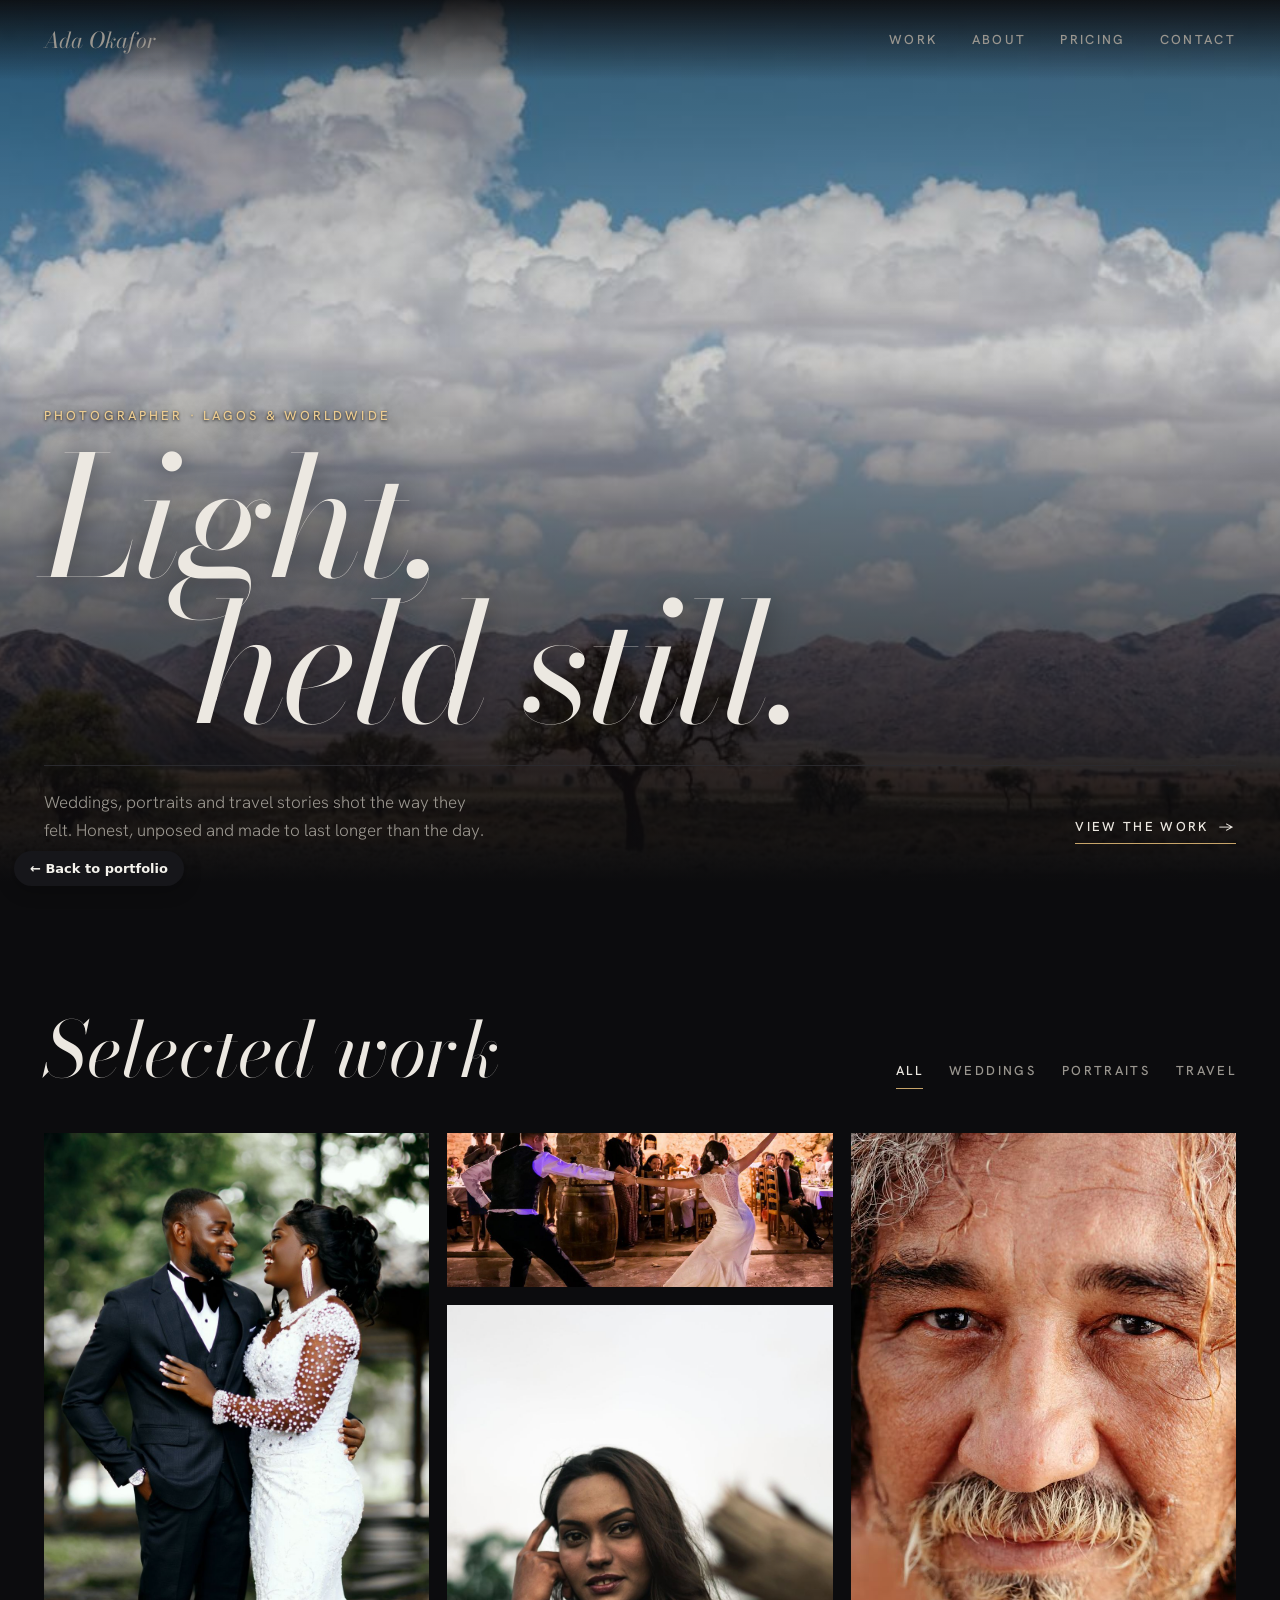
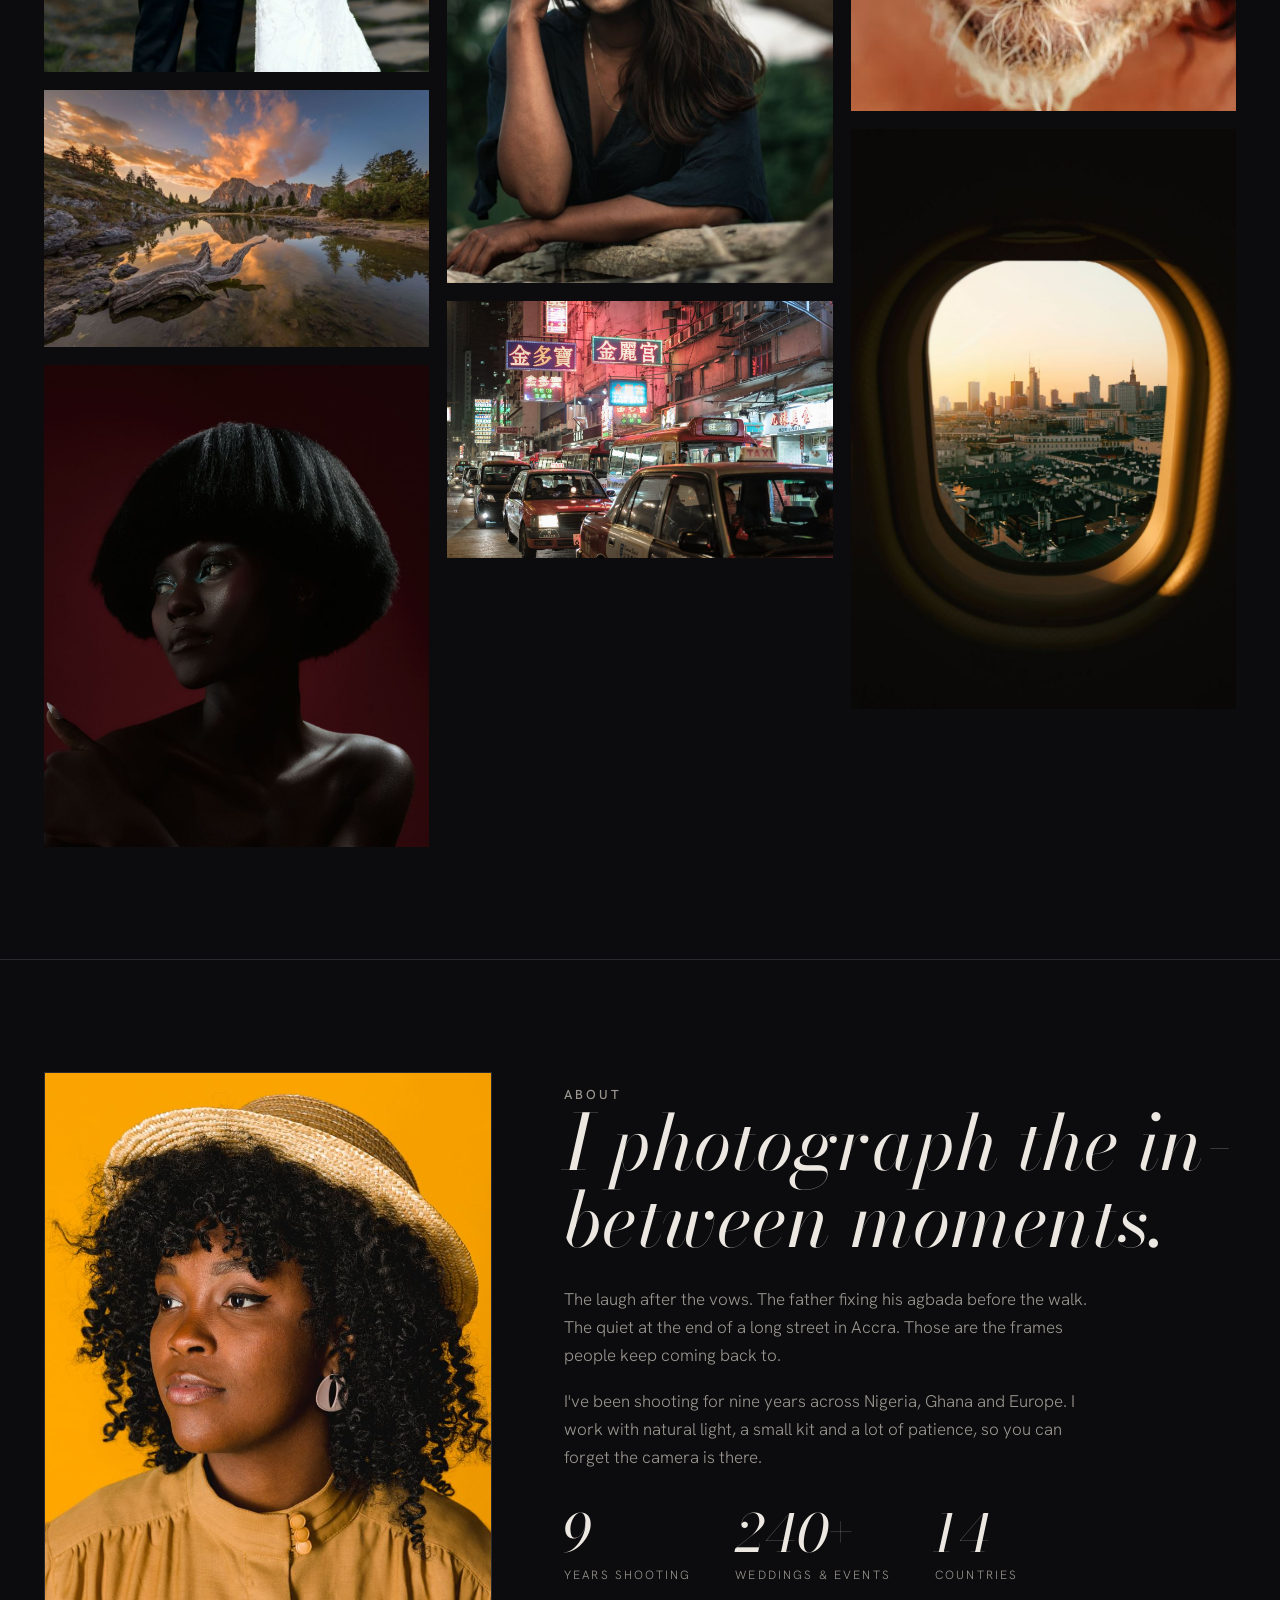
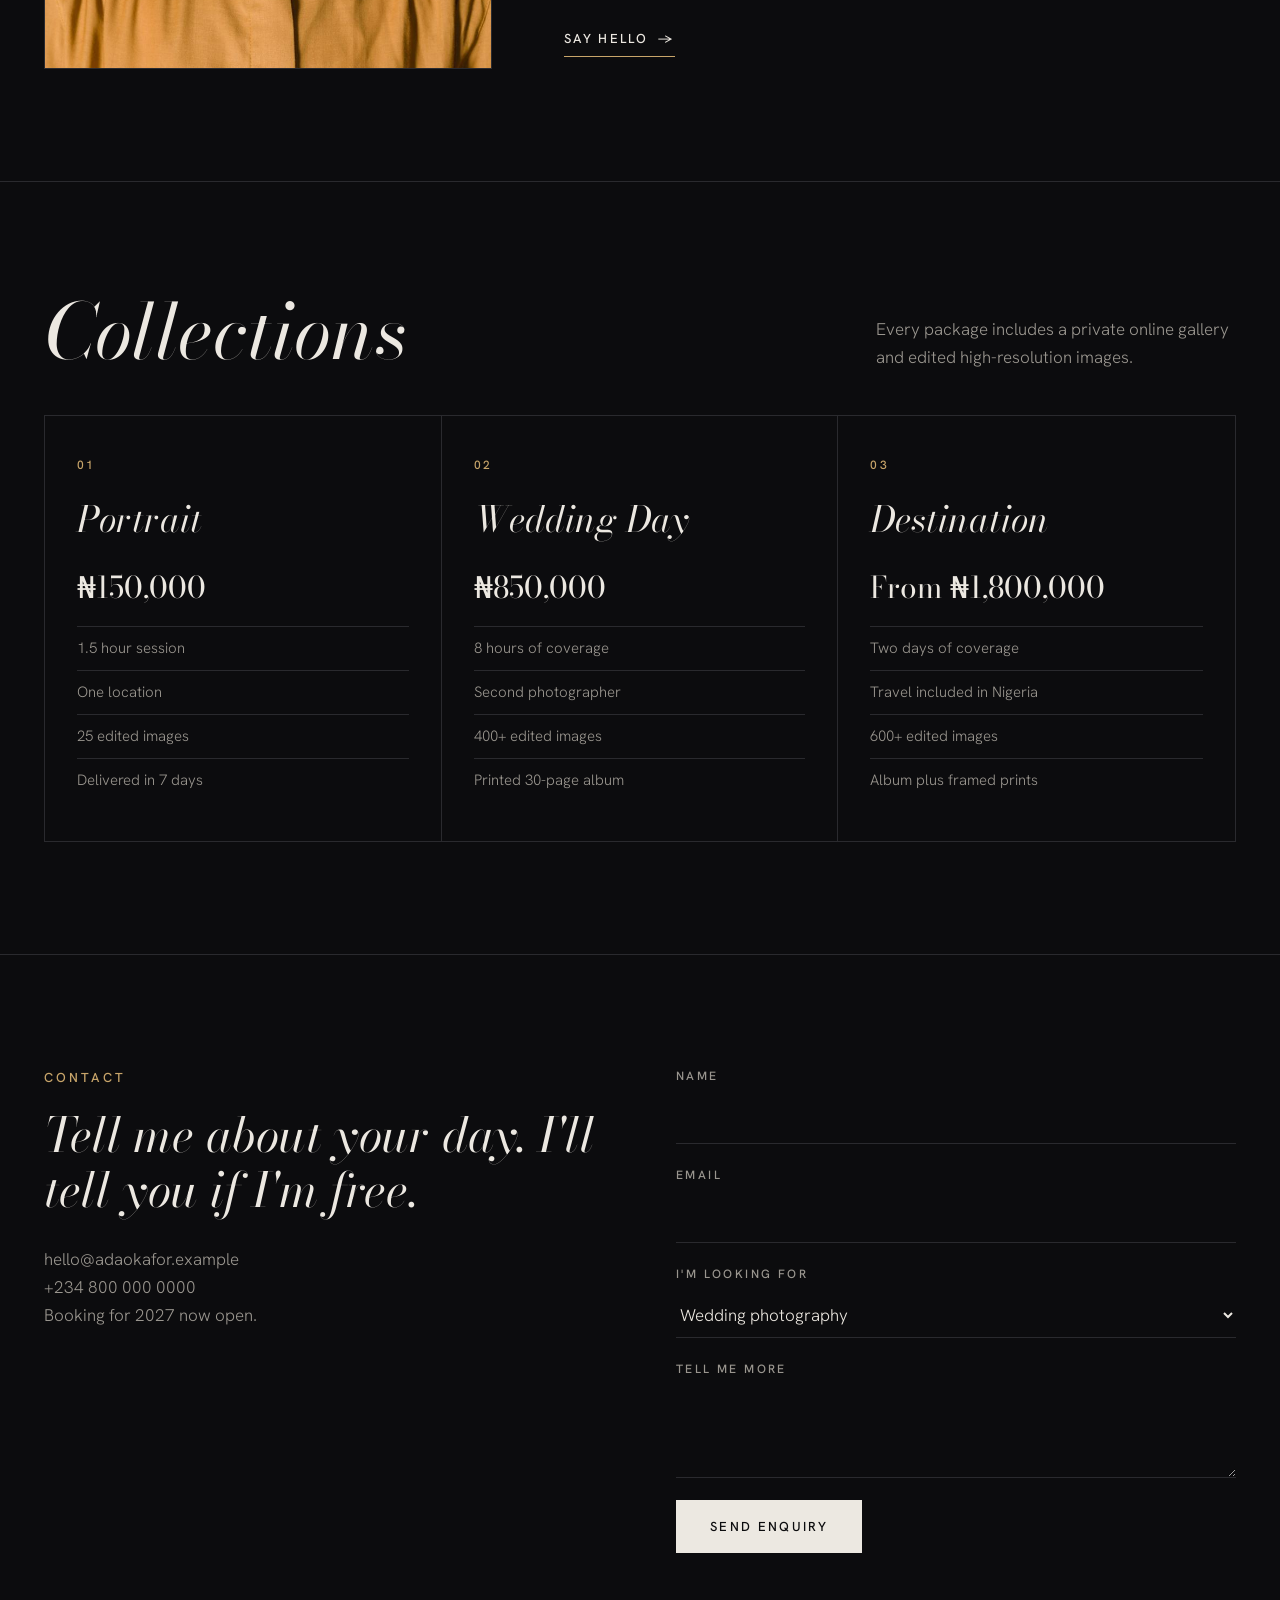
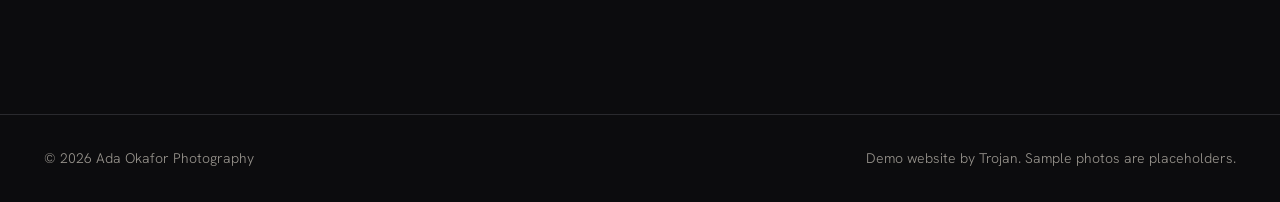
<file: public/demos/ada-okafor/index.html>
<!DOCTYPE html>
<html lang="en">
<head>
<meta name="robots" content="noindex, nofollow">
<meta charset="utf-8">
<meta name="viewport" content="width=device-width, initial-scale=1">
<title>Ada Okafor Photography</title>
<link rel="preconnect" href="https://fonts.googleapis.com">
<link rel="preconnect" href="https://fonts.gstatic.com" crossorigin>
<link href="https://fonts.googleapis.com/css2?family=Bodoni+Moda:ital,opsz,wght@0,6..96,400;1,6..96,400;1,6..96,500&family=Hanken+Grotesk:wght@300;400;500;600&display=swap" rel="stylesheet">
<style>
/* Layout idea: dark gallery wall. Huge italic serif name, hairline rules, brass accent used only for small details, masonry grid, lightbox. */
:root{
  --bg:#0C0C0E; --panel:#151518; --line:#2A2A2E; --text:#ECE8E1; --dim:#9A968F; --brass:#C8A56A;
  --display:"Bodoni Moda", Georgia, serif; --body:"Hanken Grotesk", system-ui, sans-serif;
  color-scheme:dark;
}
*{box-sizing:border-box;margin:0;padding:0}
html{scroll-behavior:smooth}
body{background:var(--bg);color:var(--text);font-family:var(--body);font-weight:300;font-size:17px;line-height:1.65}
a{color:inherit}
:focus-visible{outline:2px solid var(--brass);outline-offset:4px}
.wrap{max-width:1240px;margin:0 auto;padding:0 24px}
h1,h2,h3{font-family:var(--display);font-weight:400;text-wrap:balance}

header{position:fixed;inset:0 0 auto 0;z-index:30;mix-blend-mode:normal;background:linear-gradient(to bottom,rgba(12,12,14,.9),rgba(12,12,14,0))}
.nav{display:flex;justify-content:space-between;align-items:center;height:80px}
.mark{font-family:var(--display);font-style:italic;font-size:22px;text-decoration:none}
.nav ul{display:flex;gap:34px;list-style:none;font-size:13px;letter-spacing:.18em;text-transform:uppercase;font-weight:500}
.nav a{text-decoration:none;color:var(--dim);transition:color .2s}
.nav a:hover{color:var(--text)}

.hero{min-height:100svh;display:flex;flex-direction:column;justify-content:flex-end;padding:120px 0 56px;position:relative;overflow:hidden}
.hero-img{position:absolute;inset:0;width:100%;height:100%;object-fit:cover;object-position:46% 78%}
.hero::after{content:"";position:absolute;inset:0;background:linear-gradient(to top,var(--bg) 2%,rgba(12,12,14,.55) 32%,rgba(12,12,14,.12) 62%,rgba(12,12,14,.4))}
.hero .wrap{position:relative;z-index:2;width:100%}
.hero .kicker{color:#EBCB90;text-shadow:0 1px 3px rgba(0,0,0,.85),0 0 22px rgba(0,0,0,.7)}
.kicker{font-size:13px;letter-spacing:.24em;text-transform:uppercase;color:var(--brass);font-weight:500}
.hero h1{text-shadow:0 2px 30px rgba(0,0,0,.45);font-size:clamp(64px,13vw,200px);line-height:.88;font-style:italic;letter-spacing:-.025em;margin:18px 0 28px}
.hero h1 span{display:block;padding-left:.9em}
.hero .meta{display:flex;justify-content:space-between;gap:24px;flex-wrap:wrap;align-items:end;border-top:1px solid var(--line);padding-top:22px;color:var(--dim)}
.hero .meta p{max-width:44ch}
.link{display:inline-flex;gap:10px;align-items:center;text-decoration:none;font-size:13px;letter-spacing:.18em;text-transform:uppercase;font-weight:500;border-bottom:1px solid var(--brass);padding-bottom:6px;color:var(--text);transition:gap .25s}
.link:hover{gap:18px}

section{padding:112px 0}
.sec-head{display:flex;justify-content:space-between;align-items:end;gap:24px;flex-wrap:wrap;margin-bottom:44px}
h2{font-size:clamp(40px,6vw,84px);line-height:1;font-style:italic}
.filters{display:flex;gap:26px;font-size:13px;letter-spacing:.18em;text-transform:uppercase;font-weight:500}
.f{background:none;border:0;color:var(--dim);font:inherit;letter-spacing:inherit;text-transform:inherit;cursor:pointer;padding:6px 0;border-bottom:1px solid transparent}
.f:hover{color:var(--text)}
.f[aria-pressed="true"]{color:var(--text);border-color:var(--brass)}

.masonry{columns:3;column-gap:18px}
.shot{break-inside:avoid;margin-bottom:18px;position:relative;cursor:pointer;overflow:hidden;background:var(--panel);border:0;display:block;width:100%;padding:0;text-align:left;color:inherit;font:inherit}
.shot img{display:block;width:100%;height:auto;transition:transform .8s cubic-bezier(.2,.7,.2,1)}
.shot:hover img{transform:scale(1.045)}
.shot .cap{position:absolute;inset:auto 0 0 0;padding:34px 18px 16px;background:linear-gradient(to top,rgba(0,0,0,.75),transparent);display:flex;justify-content:space-between;font-size:13px;letter-spacing:.12em;text-transform:uppercase;opacity:0;transform:translateY(8px);transition:.35s}
.shot:hover .cap,.shot:focus-visible .cap{opacity:1;transform:none}

.about{display:grid;grid-template-columns:.8fr 1.2fr;gap:72px;align-items:center}
.portrait{aspect-ratio:3/4;border:1px solid var(--line);position:relative;overflow:hidden}
.portrait img{width:100%;height:100%;object-fit:cover;display:block}
.about p{color:var(--dim);max-width:54ch}
.about p+p{margin-top:18px}
.about h2{margin-bottom:26px}
.stats{display:flex;gap:44px;margin:36px 0;flex-wrap:wrap}
.stats b{font-family:var(--display);font-style:italic;font-weight:400;font-size:52px;line-height:1;display:block;color:var(--text)}
.stats span{font-size:12px;letter-spacing:.18em;text-transform:uppercase;color:var(--dim)}

.pkgs{display:grid;grid-template-columns:repeat(3,1fr);border:1px solid var(--line)}
.pkg{padding:40px 32px;border-right:1px solid var(--line);display:flex;flex-direction:column;gap:14px;background:var(--bg);transition:background .3s}
.pkg:last-child{border-right:0}
.pkg:hover{background:var(--panel)}
.pkg .n{font-size:12px;letter-spacing:.2em;color:var(--brass);font-weight:500}
.pkg h3{font-size:36px;font-style:italic}
.pkg .price{font-family:var(--display);font-size:30px}
.pkg ul{list-style:none;color:var(--dim);font-size:15px;flex:1}
.pkg li{padding:9px 0;border-top:1px solid var(--line)}

.contact{display:grid;grid-template-columns:1fr 1fr;gap:72px}
form{display:grid;gap:22px}
label{display:grid;gap:8px;font-size:12px;letter-spacing:.2em;text-transform:uppercase;color:var(--dim);font-weight:500}
input,select,textarea{font:inherit;font-weight:300;font-size:17px;letter-spacing:0;text-transform:none;background:transparent;color:var(--text);border:0;border-bottom:1px solid var(--line);padding:10px 0;border-radius:0;width:100%}
select option{background:var(--panel)}
textarea{resize:vertical;min-height:90px}
input:focus,select:focus,textarea:focus{outline:0;border-color:var(--brass)}
.send{justify-self:start;background:var(--text);color:var(--bg);border:0;font:inherit;font-weight:500;letter-spacing:.18em;text-transform:uppercase;font-size:13px;padding:16px 34px;cursor:pointer;transition:background .25s}
.send:hover{background:var(--brass)}
.ok{color:var(--brass);min-height:1.6em}
.big{font-family:var(--display);font-style:italic;font-size:clamp(28px,4vw,48px);line-height:1.15;margin:18px 0 28px}

footer{border-top:1px solid var(--line);padding:32px 0;color:var(--dim);font-size:14px}
footer .wrap{display:flex;justify-content:space-between;gap:16px;flex-wrap:wrap}

/* lightbox */
.lb{position:fixed;inset:0;background:rgba(6,6,8,.96);z-index:60;display:none;align-items:center;justify-content:center;padding:24px}
.lb.on{display:flex}
.lb figure{max-width:min(1000px,100%);max-height:100%;display:grid;gap:14px}
.lb img{max-height:78vh;width:auto;height:auto;max-width:100%;margin:0 auto;display:block}
.lb figcaption{display:flex;justify-content:space-between;font-size:13px;letter-spacing:.14em;text-transform:uppercase;color:var(--dim)}
.lb button{position:absolute;background:none;border:1px solid var(--line);color:var(--text);width:48px;height:48px;border-radius:50%;font-size:20px;cursor:pointer}
.lb button:hover{border-color:var(--brass);color:var(--brass)}
.lb .x{top:20px;right:20px}.lb .p{left:20px;top:50%}.lb .nx{right:20px;top:50%}

@media (max-width:900px){
  .masonry{columns:2}
  .about,.contact{grid-template-columns:1fr;gap:44px}
  .pkgs{grid-template-columns:1fr}
  .pkg{border-right:0;border-bottom:1px solid var(--line)}
  .pkg:last-child{border-bottom:0}
  .nav ul{gap:18px}
  section{padding:72px 0}
}
@media (max-width:560px){
  .masonry{columns:1}
  .nav ul li:nth-child(n+3){display:none}
  .hero h1 span{padding-left:.4em}
}
@media (prefers-reduced-motion:reduce){*{transition:none!important;scroll-behavior:auto!important}}
</style>
</head>
<body>
<header>
  <div class="wrap nav">
    <a class="mark" href="#top">Ada Okafor</a>
    <nav aria-label="Main"><ul>
      <li><a href="#work">Work</a></li>
      <li><a href="#about">About</a></li>
      <li><a href="#pricing">Pricing</a></li>
      <li><a href="#contact">Contact</a></li>
    </ul></nav>
  </div>
</header>

<main id="top">
<div class="hero">
  <img class="hero-img" src="img/banner.jpg" alt="Wide desert landscape with acacia trees, mountains and big clouds" width="2400" height="622" fetchpriority="high">
  <div class="wrap">
    <p class="kicker">Photographer · Lagos &amp; worldwide</p>
    <h1>Light,<span>held still.</span></h1>
    <div class="meta">
      <p>Weddings, portraits and travel stories shot the way they felt. Honest, unposed and made to last longer than the day.</p>
      <a class="link" href="#work">View the work <span aria-hidden="true">→</span></a>
    </div>
  </div>
</div>

<section id="work">
  <div class="wrap">
    <div class="sec-head">
      <h2>Selected work</h2>
      <div class="filters" id="filters">
        <button class="f" aria-pressed="true" data-f="all">All</button>
        <button class="f" aria-pressed="false" data-f="Weddings">Weddings</button>
        <button class="f" aria-pressed="false" data-f="Portraits">Portraits</button>
        <button class="f" aria-pressed="false" data-f="Travel">Travel</button>
      </div>
    </div>
    <div class="masonry" id="gallery"></div>
  </div>
</section>

<section id="about" style="border-top:1px solid var(--line)">
  <div class="wrap about">
    <div class="portrait"><img src="img/about.jpg" alt="Portrait of Ada Okafor in a straw hat against a yellow wall" loading="lazy"></div>
    <div>
      <p class="kicker">About</p>
      <h2>I photograph the in-between moments.</h2>
      <p>The laugh after the vows. The father fixing his agbada before the walk. The quiet at the end of a long street in Accra. Those are the frames people keep coming back to.</p>
      <p>I've been shooting for nine years across Nigeria, Ghana and Europe. I work with natural light, a small kit and a lot of patience, so you can forget the camera is there.</p>
      <div class="stats">
        <div><b>9</b><span>Years shooting</span></div>
        <div><b>240+</b><span>Weddings &amp; events</span></div>
        <div><b>14</b><span>Countries</span></div>
      </div>
      <a class="link" href="#contact">Say hello <span aria-hidden="true">→</span></a>
    </div>
  </div>
</section>

<section id="pricing" style="border-top:1px solid var(--line)">
  <div class="wrap">
    <div class="sec-head"><h2>Collections</h2><p style="color:var(--dim);max-width:36ch">Every package includes a private online gallery and edited high-resolution images.</p></div>
    <div class="pkgs">
      <div class="pkg"><span class="n">01</span><h3>Portrait</h3><div class="price">₦150,000</div><ul><li>1.5 hour session</li><li>One location</li><li>25 edited images</li><li>Delivered in 7 days</li></ul></div>
      <div class="pkg"><span class="n">02</span><h3>Wedding Day</h3><div class="price">₦850,000</div><ul><li>8 hours of coverage</li><li>Second photographer</li><li>400+ edited images</li><li>Printed 30-page album</li></ul></div>
      <div class="pkg"><span class="n">03</span><h3>Destination</h3><div class="price">From ₦1,800,000</div><ul><li>Two days of coverage</li><li>Travel included in Nigeria</li><li>600+ edited images</li><li>Album plus framed prints</li></ul></div>
    </div>
  </div>
</section>

<section id="contact" style="border-top:1px solid var(--line)">
  <div class="wrap contact">
    <div>
      <p class="kicker">Contact</p>
      <p class="big">Tell me about your day. I'll tell you if I'm free.</p>
      <p style="color:var(--dim)">hello@adaokafor.example<br>+234 800 000 0000<br>Booking for 2027 now open.</p>
    </div>
    <form id="form">
      <label for="name">Name<input id="name" required autocomplete="name"></label>
      <label for="email">Email<input id="email" type="email" required autocomplete="email"></label>
      <label for="type">I'm looking for
        <select id="type"><option>Wedding photography</option><option>Portrait session</option><option>Destination shoot</option><option>Something else</option></select>
      </label>
      <label for="msg">Tell me more<textarea id="msg"></textarea></label>
      <button class="send" type="submit">Send enquiry</button>
      <div class="ok" id="ok" role="status"></div>
    </form>
  </div>
</section>
</main>

<footer><div class="wrap"><span>© 2026 Ada Okafor Photography</span><span>Demo website by Trojan. Sample photos are placeholders.</span></div></footer>

<div class="lb" id="lb" role="dialog" aria-modal="true" aria-label="Image viewer">
  <button class="x" id="lbx" aria-label="Close">✕</button>
  <button class="p" id="lbp" aria-label="Previous">←</button>
  <button class="nx" id="lbn" aria-label="Next">→</button>
  <figure><div id="lbimg"></div><figcaption><span id="lbt"></span><span id="lbc"></span></figcaption></figure>
</div>

<script>
const SC=[
 {t:"Eyes on each other",c:"Weddings",f:"couple",w:1000,h:1400},
 {t:"Mirror hour",c:"Travel",f:"lake",w:997,h:664},
 {t:"Red study",c:"Portraits",f:"studio",w:1120,h:1400},
 {t:"First dance",c:"Weddings",f:"dance",w:1200,h:480},
 {t:"Afternoon, leaning in",c:"Portraits",f:"outdoor",w:933,h:1400},
 {t:"Mong Kok, after dark",c:"Travel",f:"street",w:1400,h:934},
 {t:"Salt and sun",c:"Portraits",f:"closeup",w:687,h:1031},
 {t:"Window seat",c:"Travel",f:"skyline",w:930,h:1400}
];
const imgTag=(s,lazy)=>`<img src="img/${s.f}.jpg" alt="${s.t}"${lazy?' width="'+s.w+'" height="'+s.h+'" loading="lazy"':''}>`;
const gal=document.getElementById('gallery');
let shown=[];
function render(f){
  shown=SC.map((s,i)=>({...s,i})).filter(s=>f==='all'||s.c===f);
  gal.innerHTML=shown.map((s,k)=>`<button class="shot" data-k="${k}" aria-label="Open ${s.t}">${imgTag(s,true)}<span class="cap"><span>${s.t}</span><span>${s.c}</span></span></button>`).join('');
}
render('all');
document.getElementById('filters').addEventListener('click',e=>{
  const b=e.target.closest('.f');if(!b)return;
  document.querySelectorAll('.f').forEach(x=>x.setAttribute('aria-pressed',x===b));
  render(b.dataset.f);
});

// lightbox
const lb=document.getElementById('lb');let cur=0,opener=null;
function showLb(k){
  cur=(k+shown.length)%shown.length;const s=shown[cur];
  document.getElementById('lbimg').innerHTML=imgTag(s,false);
  document.getElementById('lbt').textContent=s.t+" · "+s.c;
  document.getElementById('lbc').textContent=(cur+1)+" / "+shown.length;
}
gal.addEventListener('click',e=>{const b=e.target.closest('.shot');if(!b)return;opener=b;showLb(+b.dataset.k);lb.classList.add('on');document.getElementById('lbx').focus()});
function close(){lb.classList.remove('on');opener&&opener.focus()}
document.getElementById('lbx').onclick=close;
document.getElementById('lbp').onclick=()=>showLb(cur-1);
document.getElementById('lbn').onclick=()=>showLb(cur+1);
lb.addEventListener('click',e=>{if(e.target===lb)close()});
document.addEventListener('keydown',e=>{
  if(!lb.classList.contains('on'))return;
  if(e.key==='Escape')close();
  if(e.key==='ArrowLeft')showLb(cur-1);
  if(e.key==='ArrowRight')showLb(cur+1);
});



document.getElementById('form').addEventListener('submit',e=>{
  e.preventDefault();
  document.getElementById('ok').textContent=`Thank you, ${document.getElementById('name').value}. I'll reply within two days.`;
});
</script>
<a href="/#websites" id="back-to-portfolio" style="position:fixed;left:14px;bottom:14px;z-index:50;background:#16161a;color:#f4f2ec;font:600 13px/1 system-ui,sans-serif;padding:11px 16px;border-radius:999px;text-decoration:none;box-shadow:0 4px 18px rgba(0,0,0,.25)">&larr; Back to portfolio</a>
</body>
</html>
</file>
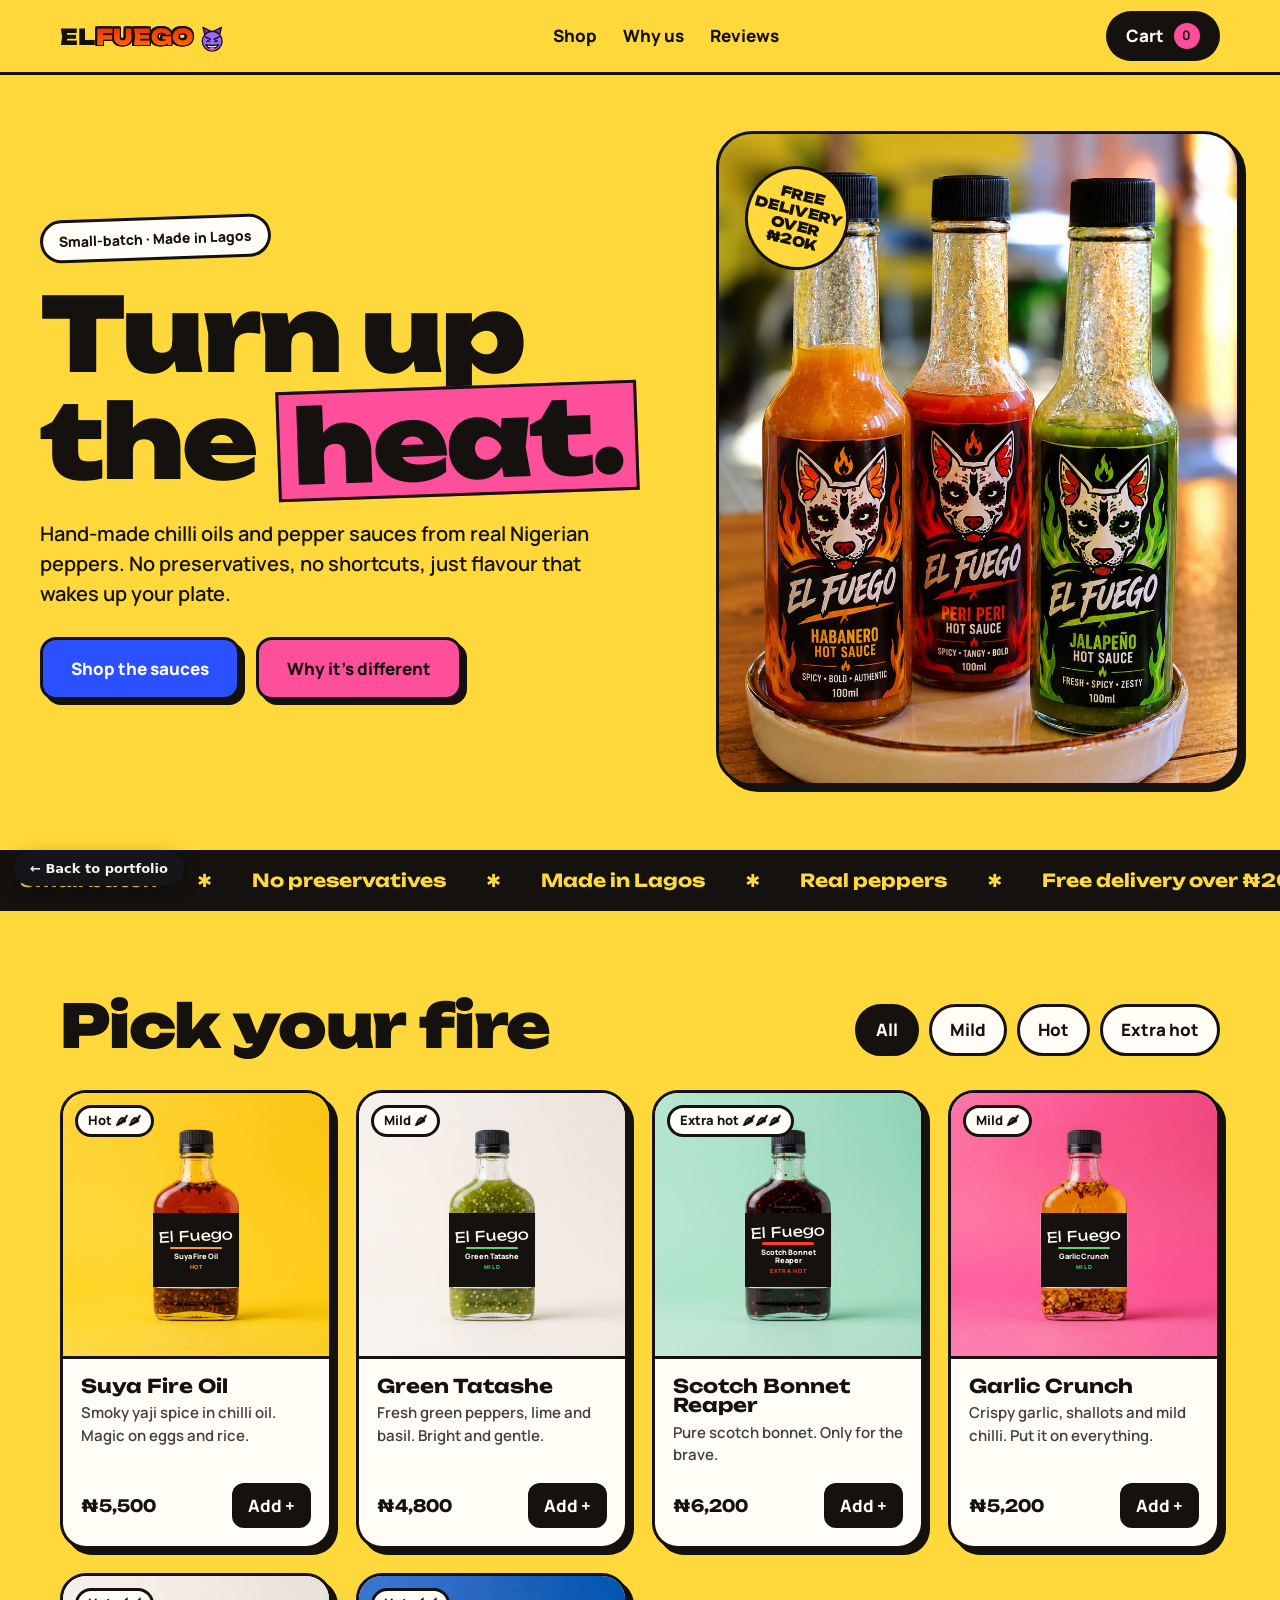
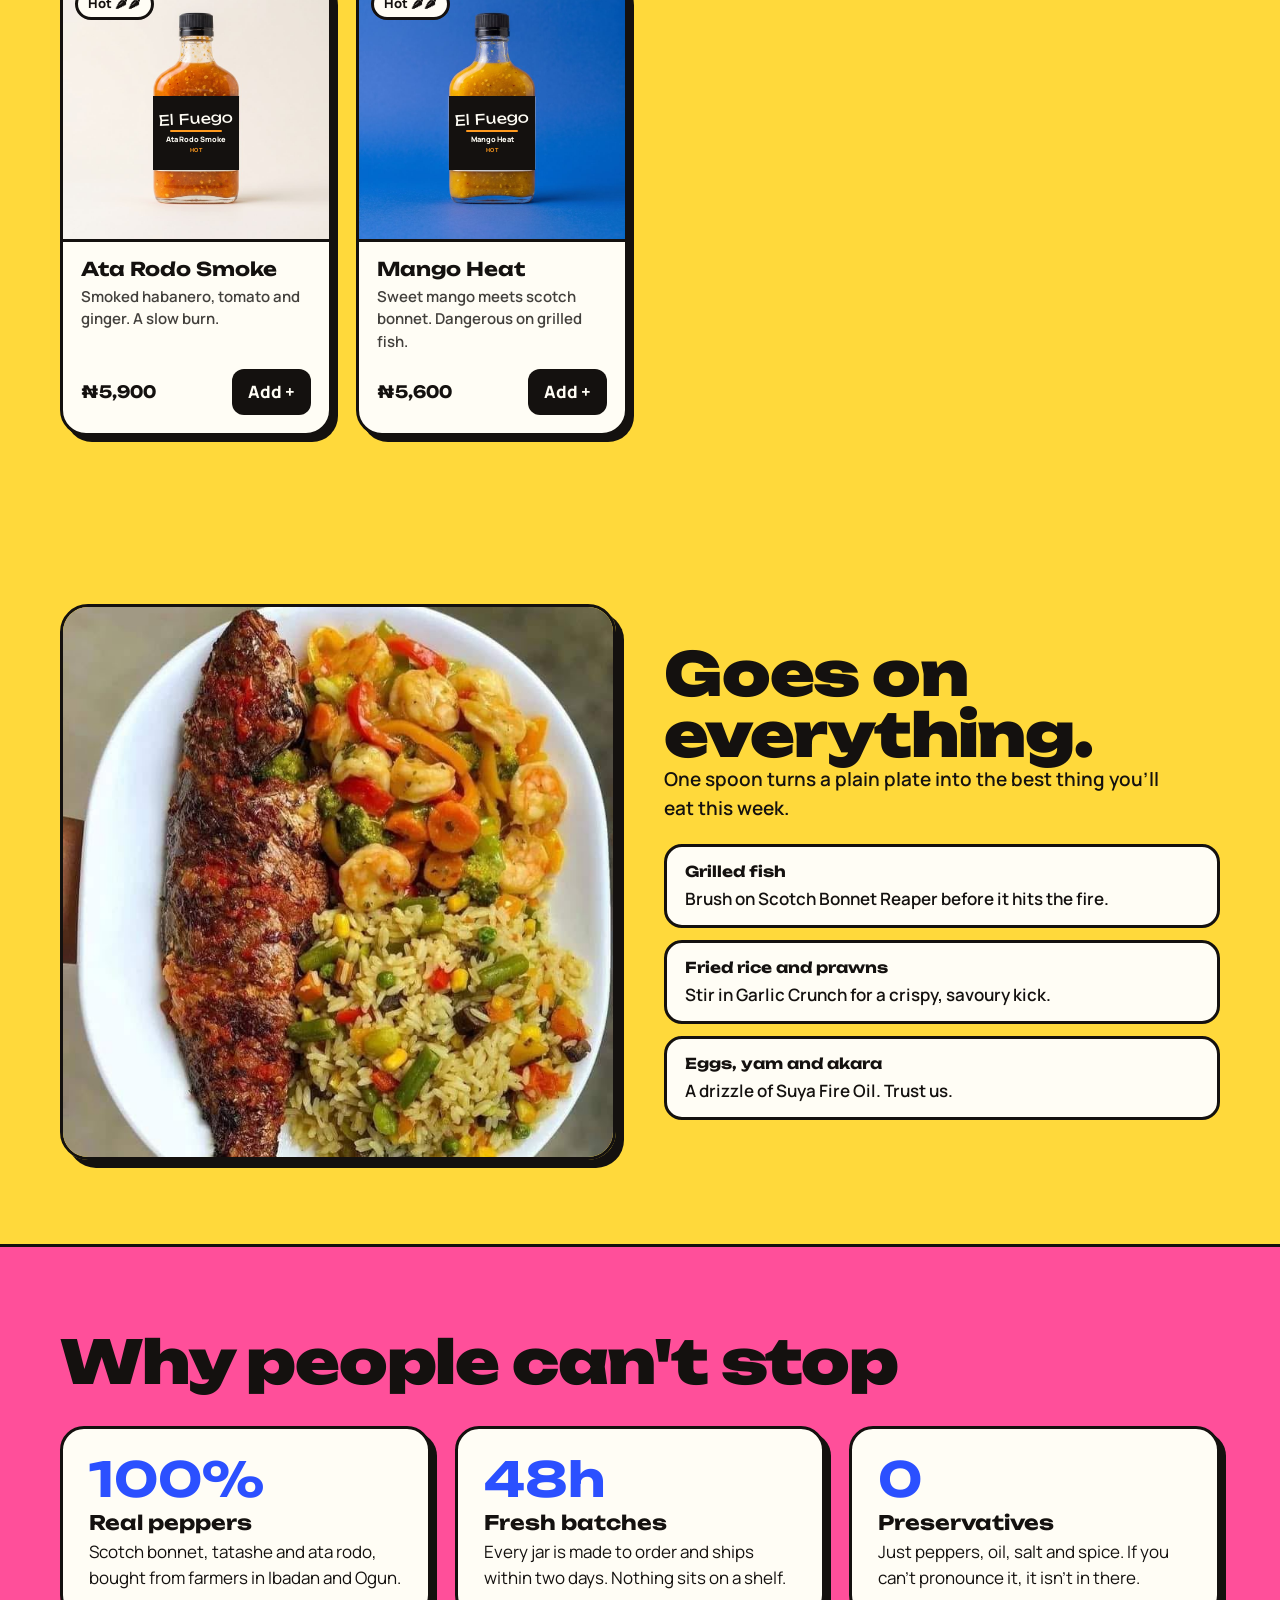
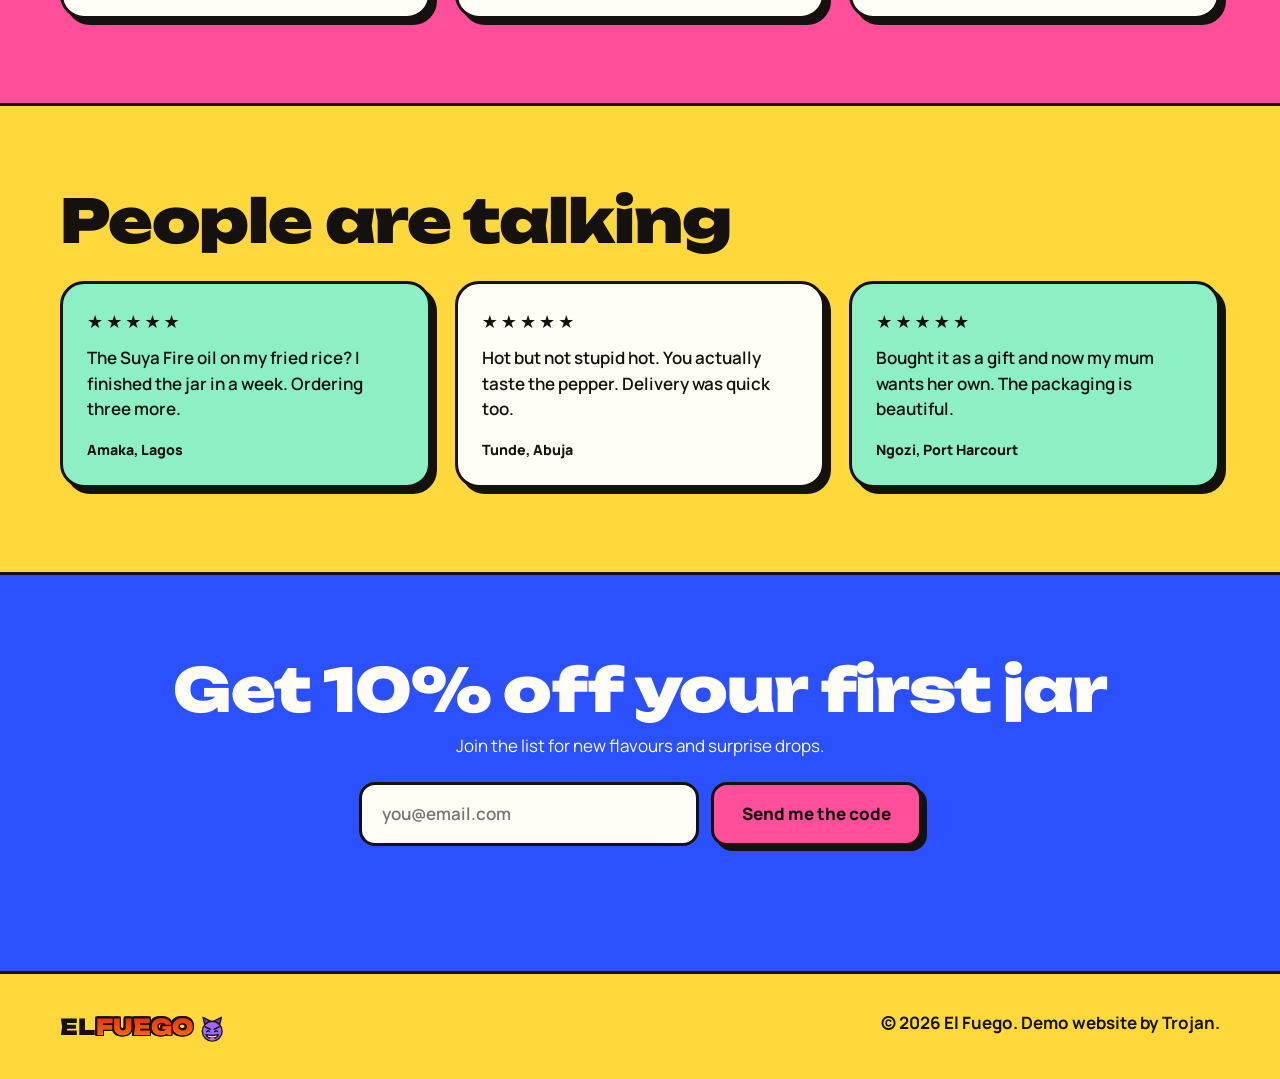
<file: public/demos/el-fuego/index.html>
<!DOCTYPE html>
<html lang="en">
<head>
<meta name="robots" content="noindex, nofollow">
<meta charset="utf-8">
<meta name="viewport" content="width=device-width, initial-scale=1">
<title>El Fuego</title>
<link rel="preconnect" href="https://fonts.googleapis.com">
<link rel="preconnect" href="https://fonts.gstatic.com" crossorigin>
<link href="https://fonts.googleapis.com/css2?family=Unbounded:wght@500;700;900&family=Manrope:wght@400;600;800&family=Permanent+Marker&display=swap" rel="stylesheet">
<style>
/* Layout idea: loud sticker-style shop. Sunny yellow ground, hot pink and cobalt blocks, thick black outlines, working cart drawer. */
:root{
  --sun:#FFD93B; --pink:#FF4F9A; --cobalt:#2B50FF; --mint:#8CF0C4; --ink:#14110F; --white:#FFFDF5;
  --display:"Unbounded", system-ui, sans-serif; --body:"Manrope", system-ui, sans-serif;
  color-scheme:light;
}
*{box-sizing:border-box;margin:0;padding:0}
html{scroll-behavior:smooth}
body{background:var(--sun);color:var(--ink);font-family:var(--body);font-size:17px;line-height:1.5}
:focus-visible{outline:3px solid var(--cobalt);outline-offset:3px}
a{color:inherit}
.wrap{max-width:1200px;margin:0 auto;padding:0 20px}
h1,h2,h3{font-family:var(--display);line-height:1.02;text-wrap:balance}
.b{border:3px solid var(--ink)}
.shadow{box-shadow:6px 6px 0 var(--ink)}

header{position:sticky;top:0;z-index:30;background:var(--sun);border-bottom:3px solid var(--ink)}
.nav{display:flex;align-items:center;justify-content:space-between;height:72px;gap:12px}
.logo{font-family:var(--display);font-weight:900;font-size:22px;text-decoration:none}
.logo{display:inline-flex;align-items:flex-end;gap:0}
.logo span{background:linear-gradient(180deg,#E01B0C 0%,#FF5A00 22%,#FFB000 44%,#FF5A00 66%,#E01B0C 100%);background-size:100% 300%;-webkit-background-clip:text;background-clip:text;color:transparent;padding:0 .06em;filter:drop-shadow(1.4px 0 0 var(--ink)) drop-shadow(-1.4px 0 0 var(--ink)) drop-shadow(0 1.4px 0 var(--ink)) drop-shadow(0 -1.4px 0 var(--ink));animation:blaze 2.4s linear infinite}
@keyframes blaze{to{background-position:0 -300%}}
.demon{width:1.2em;height:1.2em;margin:0 0 .02em 4px;overflow:visible;animation:dshake 2.4s linear infinite;transform-origin:50% 80%}
@keyframes dshake{0%,50%{transform:rotate(0) translateY(0)}54%{transform:rotate(-7deg) translateY(-2px)}60%{transform:rotate(7deg) translateY(0)}66%{transform:rotate(-6deg) translateY(-2px)}72%{transform:rotate(5deg) translateY(0)}78%{transform:rotate(-3deg)}84%,100%{transform:rotate(0)}}
.nav ul{display:flex;gap:26px;list-style:none;font-weight:800}
.nav a{text-decoration:none}
.nav ul a:hover{text-decoration:underline;text-decoration-thickness:3px}
.cartbtn{background:var(--ink);color:var(--white);border:0;font:inherit;font-weight:800;padding:12px 20px;border-radius:999px;cursor:pointer;display:flex;gap:10px;align-items:center}
.cartbtn b{background:var(--pink);color:var(--ink);border-radius:999px;min-width:26px;height:26px;display:grid;place-items:center;font-size:13px}
.cartbtn.pop{animation:pop .35s}
@keyframes pop{50%{transform:scale(1.12) rotate(-3deg)}}

.hero{padding:56px 0 64px;display:grid;grid-template-columns:1.1fr .9fr;gap:36px;align-items:center}
.pill{display:inline-block;background:var(--white);padding:8px 16px;border-radius:999px;font-weight:800;font-size:14px;transform:rotate(-2deg)}
.hero h1{font-size:clamp(46px,8vw,104px);font-weight:900;margin:22px 0;letter-spacing:-.03em}
.hero h1 mark{background:var(--pink);color:var(--ink);padding:0 .12em;display:inline-block;transform:rotate(-2deg);border:3px solid var(--ink)}
.hero p{font-size:20px;max-width:44ch;margin-bottom:28px;font-weight:600}
.btn{display:inline-block;background:var(--cobalt);color:var(--white);font:inherit;font-weight:800;padding:16px 28px;border:3px solid var(--ink);border-radius:16px;text-decoration:none;cursor:pointer;box-shadow:5px 5px 0 var(--ink);transition:transform .15s, box-shadow .15s}
.btn:hover{transform:translate(-2px,-2px);box-shadow:8px 8px 0 var(--ink)}
.btn:active{transform:translate(3px,3px);box-shadow:2px 2px 0 var(--ink)}
.btn.pink{background:var(--pink);color:var(--ink)}
.stage{position:relative;aspect-ratio:4/5;background:var(--cobalt);border-radius:36px;display:grid;place-items:center;overflow:hidden}
.hero-photo{position:absolute;inset:0;width:100%;height:100%;object-fit:cover;object-position:50% 60%;transition:transform .6s}
.stage:hover .hero-photo{transform:scale(1.04)}
.burst{position:absolute;top:5%;left:5%;width:104px;height:104px;background:var(--sun);border:3px solid var(--ink);border-radius:50%;display:grid;place-items:center;text-align:center;font-family:var(--display);font-weight:900;font-size:14px;line-height:1.1;transform:rotate(14deg);z-index:3}

.ticker{background:var(--ink);color:var(--sun);overflow:hidden;white-space:nowrap;padding:14px 0;font-family:var(--display);font-weight:700;font-size:18px;border-block:3px solid var(--ink)}
.ticker div{display:inline-block;animation:slide 30s linear infinite}
.ticker span{margin:0 20px}
@keyframes slide{to{transform:translateX(-50%)}}

section{padding:84px 0}
.head{display:flex;justify-content:space-between;align-items:end;gap:20px;flex-wrap:wrap;margin-bottom:34px}
h2{font-size:clamp(32px,5vw,60px);font-weight:900;letter-spacing:-.02em}
.filters{display:flex;gap:10px;flex-wrap:wrap}
.chip{font:inherit;font-weight:800;color:var(--ink);padding:10px 18px;background:var(--white);border:3px solid var(--ink);border-radius:999px;cursor:pointer}
.chip[aria-pressed="true"]{background:var(--ink);color:var(--white)}

.grid{display:grid;grid-template-columns:repeat(auto-fill,minmax(260px,1fr));gap:24px}
.card{background:var(--white);border:3px solid var(--ink);border-radius:26px;overflow:hidden;box-shadow:6px 6px 0 var(--ink);display:flex;flex-direction:column;transition:transform .2s}
.card:hover{transform:translateY(-6px) rotate(-.6deg)}
.card .art{aspect-ratio:1;border-bottom:3px solid var(--ink);position:relative;overflow:hidden;container-type:inline-size}
.card .art img{width:100%;height:100%;object-fit:cover;display:block;transition:transform .5s}
.card:hover .art img{transform:scale(1.05)}
.plabel{position:absolute;left:33.9%;top:45.8%;width:32.4%;height:28%;display:flex;flex-direction:column;align-items:center;justify-content:center;text-align:center;gap:1.1cqw;background:#14110F;color:#FFFDF5;pointer-events:none;transition:transform .5s;overflow:hidden}
.card:hover .plabel{transform:scale(1.05)}
.plabel b{font-family:"Permanent Marker",var(--display);font-weight:400;font-size:5.4cqw;letter-spacing:.01em;line-height:1;transform:rotate(-3deg)}
.plabel i{display:block;width:60%;height:.9cqw;border-radius:1cqw}
.plabel span{font-weight:800;font-size:2.8cqw;line-height:1.1;padding:0 1cqw}
.plabel small{font-weight:800;font-size:2.1cqw;letter-spacing:.14em;text-transform:uppercase}
.heat{z-index:2;position:absolute;left:12px;top:12px;background:var(--white);border:3px solid var(--ink);border-radius:999px;padding:3px 10px;font-weight:800;font-size:13px}
.card .body{padding:18px;display:flex;flex-direction:column;gap:6px;flex:1}
.card h3{font-size:19px;font-weight:700}
.card p{font-size:15px;font-weight:600;opacity:.8;flex:1}
.row{display:flex;justify-content:space-between;align-items:center;margin-top:10px}
.price{font-family:var(--display);font-weight:700;font-variant-numeric:tabular-nums}
.add{background:var(--ink);color:var(--white);border:0;font:inherit;font-weight:800;padding:10px 16px;border-radius:12px;cursor:pointer}
.add:hover{background:var(--pink);color:var(--ink)}

.plate .grid2{display:grid;grid-template-columns:1fr 1fr;gap:48px;align-items:center}
.plate img{width:100%;height:auto;aspect-ratio:1;object-fit:cover;border:3px solid var(--ink);border-radius:28px;box-shadow:8px 8px 0 var(--ink);display:block}
.plate p.lead{font-weight:600;font-size:19px;max-width:42ch;margin-bottom:22px}
.pairs{list-style:none;display:grid;gap:12px}
.pairs li{background:var(--white);border:3px solid var(--ink);border-radius:18px;padding:14px 18px;font-weight:600}
.pairs b{font-family:var(--display);font-size:15px;display:block;margin-bottom:2px}
.why{background:var(--pink);border-block:3px solid var(--ink)}
.why .cols{display:grid;grid-template-columns:repeat(3,1fr);gap:24px;margin-top:34px}
.why .col{background:var(--white);border:3px solid var(--ink);border-radius:24px;padding:26px;box-shadow:6px 6px 0 var(--ink)}
.why .col b{font-family:var(--display);font-size:48px;display:block;color:var(--cobalt);line-height:1}
.why h3{font-size:20px;margin:10px 0 6px}

.reviews{display:grid;grid-template-columns:repeat(3,1fr);gap:24px;margin-top:30px}
.rev{background:var(--mint);border:3px solid var(--ink);border-radius:24px;padding:24px;box-shadow:6px 6px 0 var(--ink)}
.rev:nth-child(2){background:var(--white)}
.rev .stars{letter-spacing:3px;font-size:18px}
.rev p{margin:10px 0 14px;font-weight:600}
.rev small{font-weight:800}

.news{background:var(--cobalt);color:var(--white);border-block:3px solid var(--ink);text-align:center}
.news h2{margin-bottom:12px}
.news form{display:flex;gap:12px;justify-content:center;flex-wrap:wrap;margin-top:24px}
.news input{font:inherit;font-weight:600;padding:16px 20px;border:3px solid var(--ink);border-radius:16px;min-width:min(340px,100%);background:var(--white);color:var(--ink)}
.msg{margin-top:16px;font-weight:800;min-height:1.5em}

footer{padding:36px 0;font-weight:700}
footer .wrap{display:flex;justify-content:space-between;gap:16px;flex-wrap:wrap}

/* cart drawer */
.scrim{position:fixed;inset:0;background:rgba(20,17,15,.55);opacity:0;pointer-events:none;transition:.25s;z-index:40}
.scrim.on{opacity:1;pointer-events:auto}
.drawer{position:fixed;top:0;right:0;bottom:0;width:min(420px,100%);background:var(--white);border-left:3px solid var(--ink);z-index:50;transform:translateX(100%);transition:transform .3s;display:flex;flex-direction:column}
.drawer.on{transform:none}
.drawer header{position:static;display:flex;justify-content:space-between;align-items:center;padding:18px 20px;background:var(--pink)}
.drawer h2{font-size:24px}
.x{background:var(--ink);color:var(--white);border:0;width:38px;height:38px;border-radius:50%;font-size:18px;cursor:pointer}
.lines{flex:1;overflow:auto;padding:12px 20px}
.line{display:grid;grid-template-columns:56px 1fr auto;gap:12px;align-items:center;padding:14px 0;border-bottom:2px dashed var(--ink)}
.line .sw{width:56px;height:56px;border-radius:14px;border:3px solid var(--ink);overflow:hidden;background:var(--sun)}
.line .sw img{width:100%;height:100%;object-fit:cover;display:block;transform:scale(1.9);transform-origin:50% 54%}
.line b{display:block;font-size:15px}
.qty{display:flex;align-items:center;gap:8px;margin-top:4px}
.qty button{color:var(--ink);font:inherit;font-weight:800;line-height:1;width:26px;height:26px;border-radius:8px;border:2px solid var(--ink);background:var(--sun);font-weight:800;cursor:pointer}
.empty{padding:40px 0;text-align:center;font-weight:700}
.foot{padding:18px 20px;border-top:3px solid var(--ink);background:var(--sun)}
.tot{display:flex;justify-content:space-between;font-family:var(--display);font-weight:700;margin-bottom:14px}
.foot .btn{width:100%;text-align:center}
.thanks{margin-top:12px;font-weight:800;text-align:center}

@media (max-width:860px){
  .hero,.plate .grid2{grid-template-columns:1fr}
  .why .cols,.reviews{grid-template-columns:1fr}
  .nav ul{display:none}
  section{padding:56px 0}
}
@media (prefers-reduced-motion:reduce){*{animation:none!important;transition:none!important;scroll-behavior:auto!important}}
</style>
</head>
<body>
<header>
  <div class="wrap nav">
    <a class="logo" href="#top" aria-label="El Fuego">EL <span>FUEGO</span><svg class="demon" viewBox="0 0 40 40" aria-hidden="true"><path d="M9 14 L6 2 L18 8Z" fill="#7A2FE0" stroke="#14110F" stroke-width="2" stroke-linejoin="round"/><path d="M31 14 L34 2 L22 8Z" fill="#7A2FE0" stroke="#14110F" stroke-width="2" stroke-linejoin="round"/><circle cx="20" cy="23" r="15" fill="#A066FF" stroke="#14110F" stroke-width="2"/><path d="M9.5 16.5 L17 20 M30.5 16.5 L23 20" stroke="#14110F" stroke-width="2.3" stroke-linecap="round"/><path d="M12.1 23 Q14 20.5 15.9 23 Q14 25.5 12.1 23Z" fill="#14110F" stroke="#14110F" stroke-width="1.4" stroke-linejoin="round"><animate attributeName="d" dur="2.4s" repeatCount="indefinite" calcMode="spline" keyTimes="0;0.35;0.5;0.8;0.95;1" keySplines="0.45 0 0.2 1;0.45 0 0.2 1;0.45 0 0.2 1;0.45 0 0.2 1;0.45 0 0.2 1" values="M12.1 23 Q14 20.5 15.9 23 Q14 25.5 12.1 23Z;M12.1 23 Q14 20.5 15.9 23 Q14 25.5 12.1 23Z;M11 24 Q14 19.5 17 24 Q14 21.8 11 24Z;M11 24 Q14 19.5 17 24 Q14 21.8 11 24Z;M12.1 23 Q14 20.5 15.9 23 Q14 25.5 12.1 23Z;M12.1 23 Q14 20.5 15.9 23 Q14 25.5 12.1 23Z"/></path><path d="M24.1 23 Q26 20.5 27.9 23 Q26 25.5 24.1 23Z" fill="#14110F" stroke="#14110F" stroke-width="1.4" stroke-linejoin="round"><animate attributeName="d" dur="2.4s" repeatCount="indefinite" calcMode="spline" keyTimes="0;0.35;0.5;0.8;0.95;1" keySplines="0.45 0 0.2 1;0.45 0 0.2 1;0.45 0 0.2 1;0.45 0 0.2 1;0.45 0 0.2 1" values="M24.1 23 Q26 20.5 27.9 23 Q26 25.5 24.1 23Z;M24.1 23 Q26 20.5 27.9 23 Q26 25.5 24.1 23Z;M23 24 Q26 19.5 29 24 Q26 21.8 23 24Z;M23 24 Q26 19.5 29 24 Q26 21.8 23 24Z;M24.1 23 Q26 20.5 27.9 23 Q26 25.5 24.1 23Z;M24.1 23 Q26 20.5 27.9 23 Q26 25.5 24.1 23Z"/></path><path d="M11 29 Q20 35.5 29 29 Q20 35.5 11 29Z" fill="#2A0A3A" fill-opacity="0" stroke="#14110F" stroke-width="2.3" stroke-linejoin="round" stroke-linecap="round"><animate attributeName="d" dur="2.4s" repeatCount="indefinite" calcMode="spline" keyTimes="0;0.35;0.5;0.8;0.95;1" keySplines="0.45 0 0.2 1;0.45 0 0.2 1;0.45 0 0.2 1;0.45 0 0.2 1;0.45 0 0.2 1" values="M11 29 Q20 35.5 29 29 Q20 35.5 11 29Z;M11 29 Q20 35.5 29 29 Q20 35.5 11 29Z;M10.5 28.5 Q20 41 29.5 28.5 Q20 30.5 10.5 28.5Z;M10.5 28.5 Q20 41 29.5 28.5 Q20 30.5 10.5 28.5Z;M11 29 Q20 35.5 29 29 Q20 35.5 11 29Z;M11 29 Q20 35.5 29 29 Q20 35.5 11 29Z"/><animate attributeName="fill-opacity" dur="2.4s" repeatCount="indefinite" calcMode="spline" keyTimes="0;0.35;0.5;0.8;0.95;1" keySplines="0.45 0 0.2 1;0.45 0 0.2 1;0.45 0 0.2 1;0.45 0 0.2 1;0.45 0 0.2 1" values="0;0;1;1;0;0"/></path><path d="M13 29.6 Q20 32 27 29.6 L26 31.6 Q20 33.6 14 31.6Z" fill="#fff" opacity="0"><animate attributeName="opacity" dur="2.4s" repeatCount="indefinite" calcMode="spline" keyTimes="0;0.35;0.5;0.8;0.95;1" keySplines="0.45 0 0.2 1;0.45 0 0.2 1;0.45 0 0.2 1;0.45 0 0.2 1;0.45 0 0.2 1" values="0;0;1;1;0;0"/></path><ellipse cx="20" cy="35" rx="4.2" ry="2.2" fill="#FF5C9A" opacity="0"><animate attributeName="opacity" dur="2.4s" repeatCount="indefinite" calcMode="spline" keyTimes="0;0.35;0.5;0.8;0.95;1" keySplines="0.45 0 0.2 1;0.45 0 0.2 1;0.45 0 0.2 1;0.45 0 0.2 1;0.45 0 0.2 1" values="0;0;1;1;0;0"/></ellipse></svg></a>
    <ul>
      <li><a href="#shop">Shop</a></li>
      <li><a href="#why">Why us</a></li>
      <li><a href="#reviews">Reviews</a></li>
    </ul>
    <button class="cartbtn" id="openCart" aria-label="Open cart">Cart <b id="count">0</b></button>
  </div>
</header>

<main id="top">
<div class="wrap hero">
  <div>
    <span class="pill b">Small-batch · Made in Lagos</span>
    <h1>Turn up the <mark>heat.</mark></h1>
    <p>Hand-made chilli oils and pepper sauces from real Nigerian peppers. No preservatives, no shortcuts, just flavour that wakes up your plate.</p>
    <div style="display:flex;gap:16px;flex-wrap:wrap">
      <a class="btn" href="#shop">Shop the sauces</a>
      <a class="btn pink" href="#why">Why it's different</a>
    </div>
  </div>
  <div class="stage b shadow" aria-hidden="true">
    <div class="burst">FREE<br>DELIVERY<br>OVER ₦20K</div>
    <img class="hero-photo" src="img/hero.jpg" alt="Three El Fuego hot sauce bottles: habanero, peri peri and jalapeño" width="1000" height="1606" fetchpriority="high">
  </div>
</div>

<div class="ticker" aria-hidden="true"><div id="tick"></div></div>

<section id="shop">
  <div class="wrap">
    <div class="head">
      <h2>Pick your fire</h2>
      <div class="filters" id="filters">
        <button class="chip" aria-pressed="true" data-f="all">All</button>
        <button class="chip" aria-pressed="false" data-f="mild">Mild</button>
        <button class="chip" aria-pressed="false" data-f="hot">Hot</button>
        <button class="chip" aria-pressed="false" data-f="extra">Extra hot</button>
      </div>
    </div>
    <div class="grid" id="grid"></div>
  </div>
</section>

<section class="plate">
  <div class="wrap grid2">
    <img src="img/lifestyle.jpg" alt="Plate of grilled fish, prawns and fried rice" loading="lazy" width="1000" height="1000">
    <div>
      <h2>Goes on everything.</h2>
      <p class="lead">One spoon turns a plain plate into the best thing you'll eat this week.</p>
      <ul class="pairs">
        <li><b>Grilled fish</b>Brush on Scotch Bonnet Reaper before it hits the fire.</li>
        <li><b>Fried rice and prawns</b>Stir in Garlic Crunch for a crispy, savoury kick.</li>
        <li><b>Eggs, yam and akara</b>A drizzle of Suya Fire Oil. Trust us.</li>
      </ul>
    </div>
  </div>
</section>

<section class="why" id="why">
  <div class="wrap">
    <h2>Why people can't stop</h2>
    <div class="cols">
      <div class="col"><b>100%</b><h3>Real peppers</h3><p>Scotch bonnet, tatashe and ata rodo, bought from farmers in Ibadan and Ogun.</p></div>
      <div class="col"><b>48h</b><h3>Fresh batches</h3><p>Every jar is made to order and ships within two days. Nothing sits on a shelf.</p></div>
      <div class="col"><b>0</b><h3>Preservatives</h3><p>Just peppers, oil, salt and spice. If you can't pronounce it, it isn't in there.</p></div>
    </div>
  </div>
</section>

<section id="reviews">
  <div class="wrap">
    <h2>People are talking</h2>
    <div class="reviews">
      <div class="rev b"><div class="stars">★★★★★</div><p>The Suya Fire oil on my fried rice? I finished the jar in a week. Ordering three more.</p><small>Amaka, Lagos</small></div>
      <div class="rev b"><div class="stars">★★★★★</div><p>Hot but not stupid hot. You actually taste the pepper. Delivery was quick too.</p><small>Tunde, Abuja</small></div>
      <div class="rev b"><div class="stars">★★★★★</div><p>Bought it as a gift and now my mum wants her own. The packaging is beautiful.</p><small>Ngozi, Port Harcourt</small></div>
    </div>
  </div>
</section>

<section class="news">
  <div class="wrap">
    <h2>Get 10% off your first jar</h2>
    <p>Join the list for new flavours and surprise drops.</p>
    <form id="news">
      <input id="email" type="email" required placeholder="you@email.com" aria-label="Email address">
      <button class="btn pink" type="submit">Send me the code</button>
    </form>
    <div class="msg" id="msg" role="status"></div>
  </div>
</section>
</main>

<footer><div class="wrap"><a class="logo" href="#top" aria-label="El Fuego" style="color:var(--ink)">EL <span>FUEGO</span><svg class="demon" viewBox="0 0 40 40" aria-hidden="true"><path d="M9 14 L6 2 L18 8Z" fill="#7A2FE0" stroke="#14110F" stroke-width="2" stroke-linejoin="round"/><path d="M31 14 L34 2 L22 8Z" fill="#7A2FE0" stroke="#14110F" stroke-width="2" stroke-linejoin="round"/><circle cx="20" cy="23" r="15" fill="#A066FF" stroke="#14110F" stroke-width="2"/><path d="M9.5 16.5 L17 20 M30.5 16.5 L23 20" stroke="#14110F" stroke-width="2.3" stroke-linecap="round"/><path d="M12.1 23 Q14 20.5 15.9 23 Q14 25.5 12.1 23Z" fill="#14110F" stroke="#14110F" stroke-width="1.4" stroke-linejoin="round"><animate attributeName="d" dur="2.4s" repeatCount="indefinite" calcMode="spline" keyTimes="0;0.35;0.5;0.8;0.95;1" keySplines="0.45 0 0.2 1;0.45 0 0.2 1;0.45 0 0.2 1;0.45 0 0.2 1;0.45 0 0.2 1" values="M12.1 23 Q14 20.5 15.9 23 Q14 25.5 12.1 23Z;M12.1 23 Q14 20.5 15.9 23 Q14 25.5 12.1 23Z;M11 24 Q14 19.5 17 24 Q14 21.8 11 24Z;M11 24 Q14 19.5 17 24 Q14 21.8 11 24Z;M12.1 23 Q14 20.5 15.9 23 Q14 25.5 12.1 23Z;M12.1 23 Q14 20.5 15.9 23 Q14 25.5 12.1 23Z"/></path><path d="M24.1 23 Q26 20.5 27.9 23 Q26 25.5 24.1 23Z" fill="#14110F" stroke="#14110F" stroke-width="1.4" stroke-linejoin="round"><animate attributeName="d" dur="2.4s" repeatCount="indefinite" calcMode="spline" keyTimes="0;0.35;0.5;0.8;0.95;1" keySplines="0.45 0 0.2 1;0.45 0 0.2 1;0.45 0 0.2 1;0.45 0 0.2 1;0.45 0 0.2 1" values="M24.1 23 Q26 20.5 27.9 23 Q26 25.5 24.1 23Z;M24.1 23 Q26 20.5 27.9 23 Q26 25.5 24.1 23Z;M23 24 Q26 19.5 29 24 Q26 21.8 23 24Z;M23 24 Q26 19.5 29 24 Q26 21.8 23 24Z;M24.1 23 Q26 20.5 27.9 23 Q26 25.5 24.1 23Z;M24.1 23 Q26 20.5 27.9 23 Q26 25.5 24.1 23Z"/></path><path d="M11 29 Q20 35.5 29 29 Q20 35.5 11 29Z" fill="#2A0A3A" fill-opacity="0" stroke="#14110F" stroke-width="2.3" stroke-linejoin="round" stroke-linecap="round"><animate attributeName="d" dur="2.4s" repeatCount="indefinite" calcMode="spline" keyTimes="0;0.35;0.5;0.8;0.95;1" keySplines="0.45 0 0.2 1;0.45 0 0.2 1;0.45 0 0.2 1;0.45 0 0.2 1;0.45 0 0.2 1" values="M11 29 Q20 35.5 29 29 Q20 35.5 11 29Z;M11 29 Q20 35.5 29 29 Q20 35.5 11 29Z;M10.5 28.5 Q20 41 29.5 28.5 Q20 30.5 10.5 28.5Z;M10.5 28.5 Q20 41 29.5 28.5 Q20 30.5 10.5 28.5Z;M11 29 Q20 35.5 29 29 Q20 35.5 11 29Z;M11 29 Q20 35.5 29 29 Q20 35.5 11 29Z"/><animate attributeName="fill-opacity" dur="2.4s" repeatCount="indefinite" calcMode="spline" keyTimes="0;0.35;0.5;0.8;0.95;1" keySplines="0.45 0 0.2 1;0.45 0 0.2 1;0.45 0 0.2 1;0.45 0 0.2 1;0.45 0 0.2 1" values="0;0;1;1;0;0"/></path><path d="M13 29.6 Q20 32 27 29.6 L26 31.6 Q20 33.6 14 31.6Z" fill="#fff" opacity="0"><animate attributeName="opacity" dur="2.4s" repeatCount="indefinite" calcMode="spline" keyTimes="0;0.35;0.5;0.8;0.95;1" keySplines="0.45 0 0.2 1;0.45 0 0.2 1;0.45 0 0.2 1;0.45 0 0.2 1;0.45 0 0.2 1" values="0;0;1;1;0;0"/></path><ellipse cx="20" cy="35" rx="4.2" ry="2.2" fill="#FF5C9A" opacity="0"><animate attributeName="opacity" dur="2.4s" repeatCount="indefinite" calcMode="spline" keyTimes="0;0.35;0.5;0.8;0.95;1" keySplines="0.45 0 0.2 1;0.45 0 0.2 1;0.45 0 0.2 1;0.45 0 0.2 1;0.45 0 0.2 1" values="0;0;1;1;0;0"/></ellipse></svg></a><span>© 2026 El Fuego. Demo website by Trojan.</span></div></footer>

<div class="scrim" id="scrim"></div>
<aside class="drawer" id="drawer" aria-label="Shopping cart">
  <header><h2>Your cart</h2><button class="x" id="closeCart" aria-label="Close cart">✕</button></header>
  <div class="lines" id="lines"></div>
  <div class="foot">
    <div class="tot"><span>Total</span><span id="total">₦0</span></div>
    <button class="btn" id="checkout">Checkout</button>
    <div class="thanks" id="thanks" role="status"></div>
  </div>
</aside>

<script>
const P=[
 {f:"suya",id:1,n:"Suya Fire Oil",d:"Smoky yaji spice in chilli oil. Magic on eggs and rice.",p:5500,h:"hot",c:"#FF4F9A",bg:"#FFD93B"},
 {f:"tatashe",id:2,n:"Green Tatashe",d:"Fresh green peppers, lime and basil. Bright and gentle.",p:4800,h:"mild",c:"#2FBF71",bg:"#FFFDF5"},
 {f:"reaper",id:3,n:"Scotch Bonnet Reaper",d:"Pure scotch bonnet. Only for the brave.",p:6200,h:"extra",c:"#E02B1F",bg:"#8CF0C4"},
 {f:"garlic",id:4,n:"Garlic Crunch",d:"Crispy garlic, shallots and mild chilli. Put it on everything.",p:5200,h:"mild",c:"#F5A623",bg:"#FF4F9A"},
 {f:"ata",id:5,n:"Ata Rodo Smoke",d:"Smoked habanero, tomato and ginger. A slow burn.",p:5900,h:"hot",c:"#FF7A1A",bg:"#FFFDF5"},
 {f:"mango",id:6,n:"Mango Heat",d:"Sweet mango meets scotch bonnet. Dangerous on grilled fish.",p:5600,h:"hot",c:"#FFB400",bg:"#2B50FF"}
];
const HC={mild:"#5BD66F",hot:"#FF9A1F",extra:"#FF3B2F"};
const HL={mild:"Mild 🌶",hot:"Hot 🌶🌶",extra:"Extra hot 🌶🌶🌶"};
const naira=n=>"₦"+n.toLocaleString("en-NG");

const grid=document.getElementById('grid');
function render(f){
  grid.innerHTML=P.filter(x=>f==='all'||x.h===f).map(x=>`<article class="card"><div class="art" style="background:${x.bg}"><span class="heat">${HL[x.h]}</span><img src="img/${x.f}.jpg" alt="${x.n} sauce bottle" width="900" height="900" loading="lazy"><div class="plabel"><b>El Fuego</b><i style="background:${HC[x.h]}"></i><span>${x.n}</span><small style="color:${HC[x.h]}">${{mild:"Mild",hot:"Hot",extra:"Extra hot"}[x.h]}</small></div></div><div class="body"><h3>${x.n}</h3><p>${x.d}</p><div class="row"><span class="price">${naira(x.p)}</span><button class="add" data-id="${x.id}">Add +</button></div></div></article>`).join('');
}
render('all');
document.getElementById('filters').addEventListener('click',e=>{
  const b=e.target.closest('.chip');if(!b)return;
  document.querySelectorAll('.chip').forEach(c=>c.setAttribute('aria-pressed',c===b));
  render(b.dataset.f);
});

// ticker
const w=["Small batch","No preservatives","Made in Lagos","Real peppers","Free delivery over ₦20K","Fresh in 48 hours"];
const row=w.map(x=>`<span>${x}</span><span>✱</span>`).join('');
document.getElementById('tick').innerHTML=row+row+row+row;

// cart
let cart={};
const $=id=>document.getElementById(id);
function draw(){
  const ids=Object.keys(cart);
  const n=ids.reduce((s,i)=>s+cart[i],0);
  $('count').textContent=n;
  let t=0;
  $('lines').innerHTML=ids.length?ids.map(i=>{const x=P.find(p=>p.id==i);t+=x.p*cart[i];return `<div class="line"><div class="sw"><img src="img/${x.f}.jpg" alt=""></div><div><b>${x.n}</b><div class="qty"><button data-d="-1" data-id="${i}" aria-label="Less">−</button><span>${cart[i]}</span><button data-d="1" data-id="${i}" aria-label="More">+</button></div></div><b>${naira(x.p*cart[i])}</b></div>`}).join(''):`<div class="empty">Your cart is empty.<br>Go pick some fire.</div>`;
  $('total').textContent=naira(t);
}
function open(v){$('drawer').classList.toggle('on',v);$('scrim').classList.toggle('on',v)}
grid.addEventListener('click',e=>{
  const b=e.target.closest('.add');if(!b)return;
  cart[b.dataset.id]=(cart[b.dataset.id]||0)+1;draw();
  const cb=$('openCart');cb.classList.remove('pop');void cb.offsetWidth;cb.classList.add('pop');
});
$('lines').addEventListener('click',e=>{
  const b=e.target.closest('[data-d]');if(!b)return;
  const id=b.dataset.id;cart[id]+=+b.dataset.d;if(cart[id]<=0)delete cart[id];draw();
});
$('openCart').onclick=()=>open(true);$('closeCart').onclick=()=>open(false);$('scrim').onclick=()=>open(false);
document.addEventListener('keydown',e=>{if(e.key==='Escape')open(false)});
$('checkout').onclick=()=>{
  $('thanks').textContent=Object.keys(cart).length?"Demo only: no payment taken. In a real shop this goes to checkout.":"Add something first.";
};
$('news').addEventListener('submit',e=>{e.preventDefault();$('msg').textContent="Code FUEGO10 is yours. Check your inbox.";});
draw();
if(matchMedia('(prefers-reduced-motion: reduce)').matches)document.querySelectorAll('.demon').forEach(v=>{v.pauseAnimations();v.setCurrentTime(0)});
</script>
<a href="/#websites" id="back-to-portfolio" style="position:fixed;left:14px;bottom:14px;z-index:50;background:#16161a;color:#f4f2ec;font:600 13px/1 system-ui,sans-serif;padding:11px 16px;border-radius:999px;text-decoration:none;box-shadow:0 4px 18px rgba(0,0,0,.25)">&larr; Back to portfolio</a>
</body>
</html>
</file>
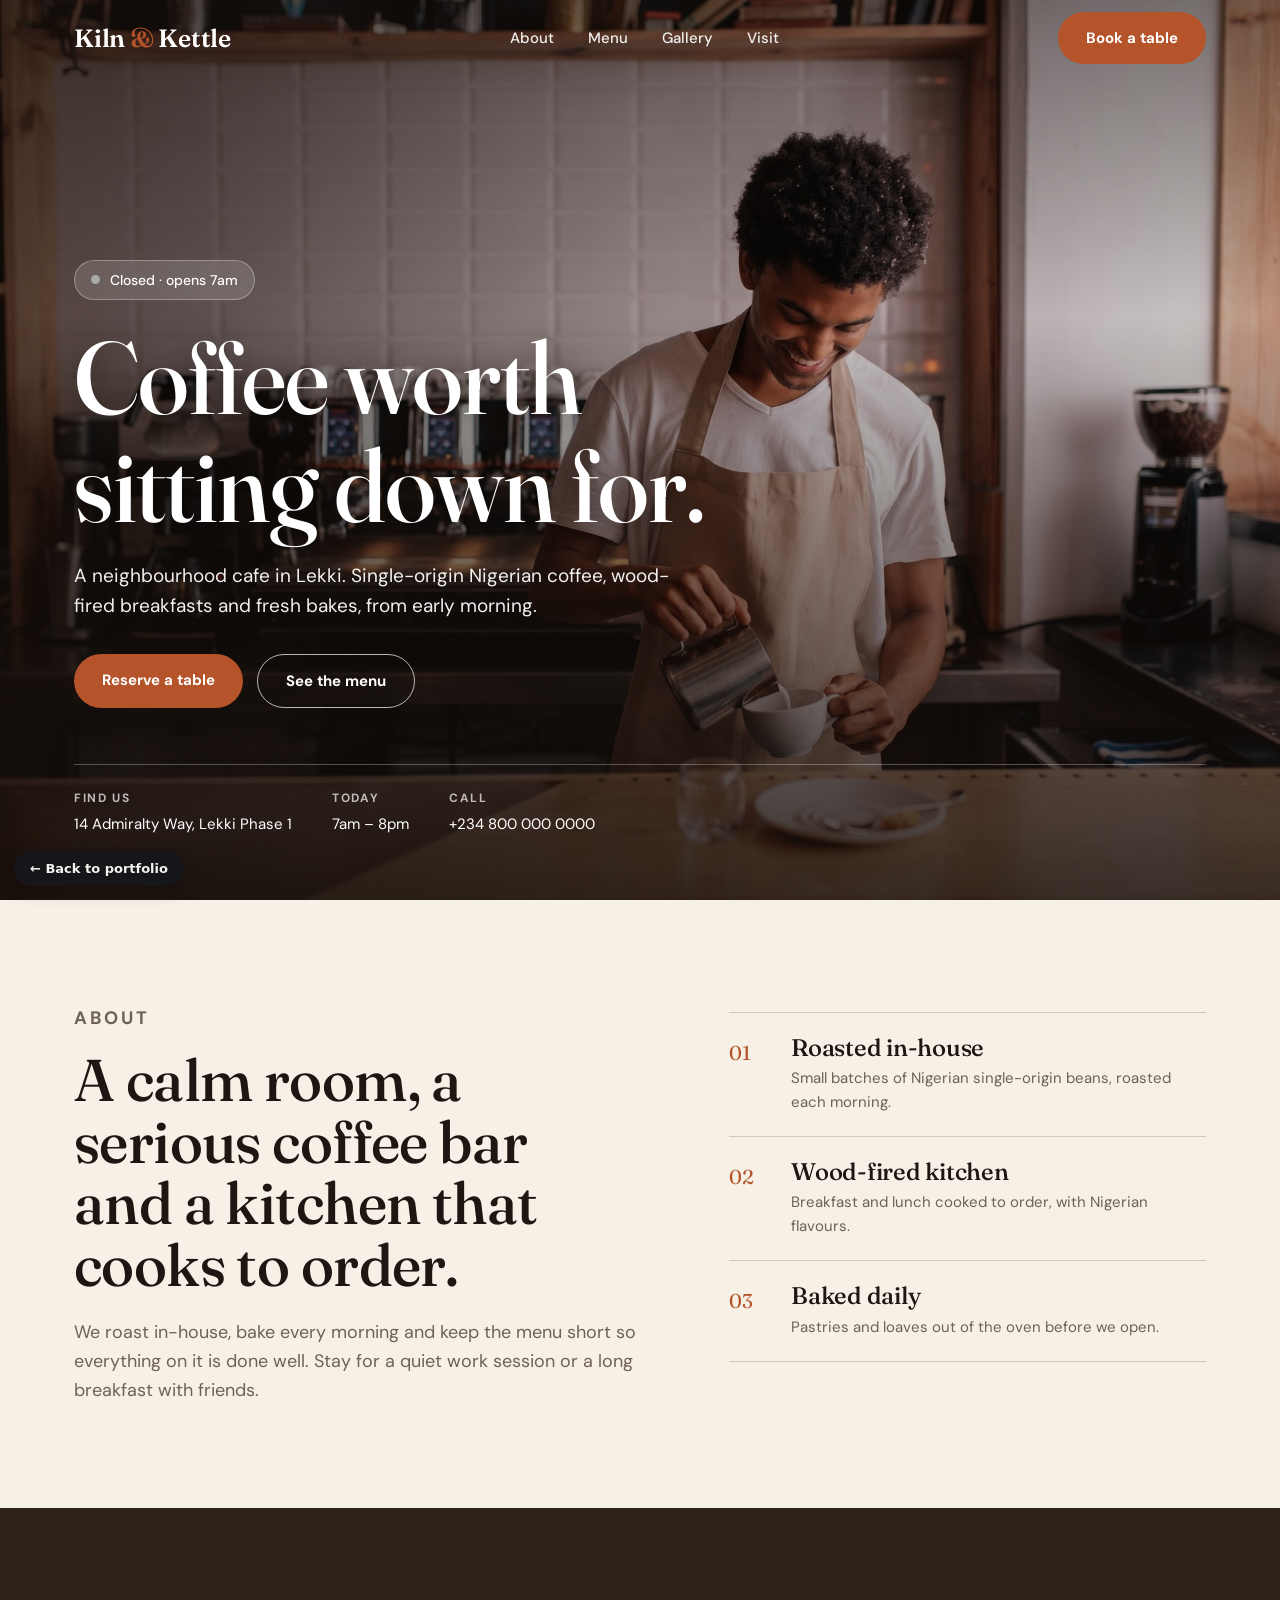
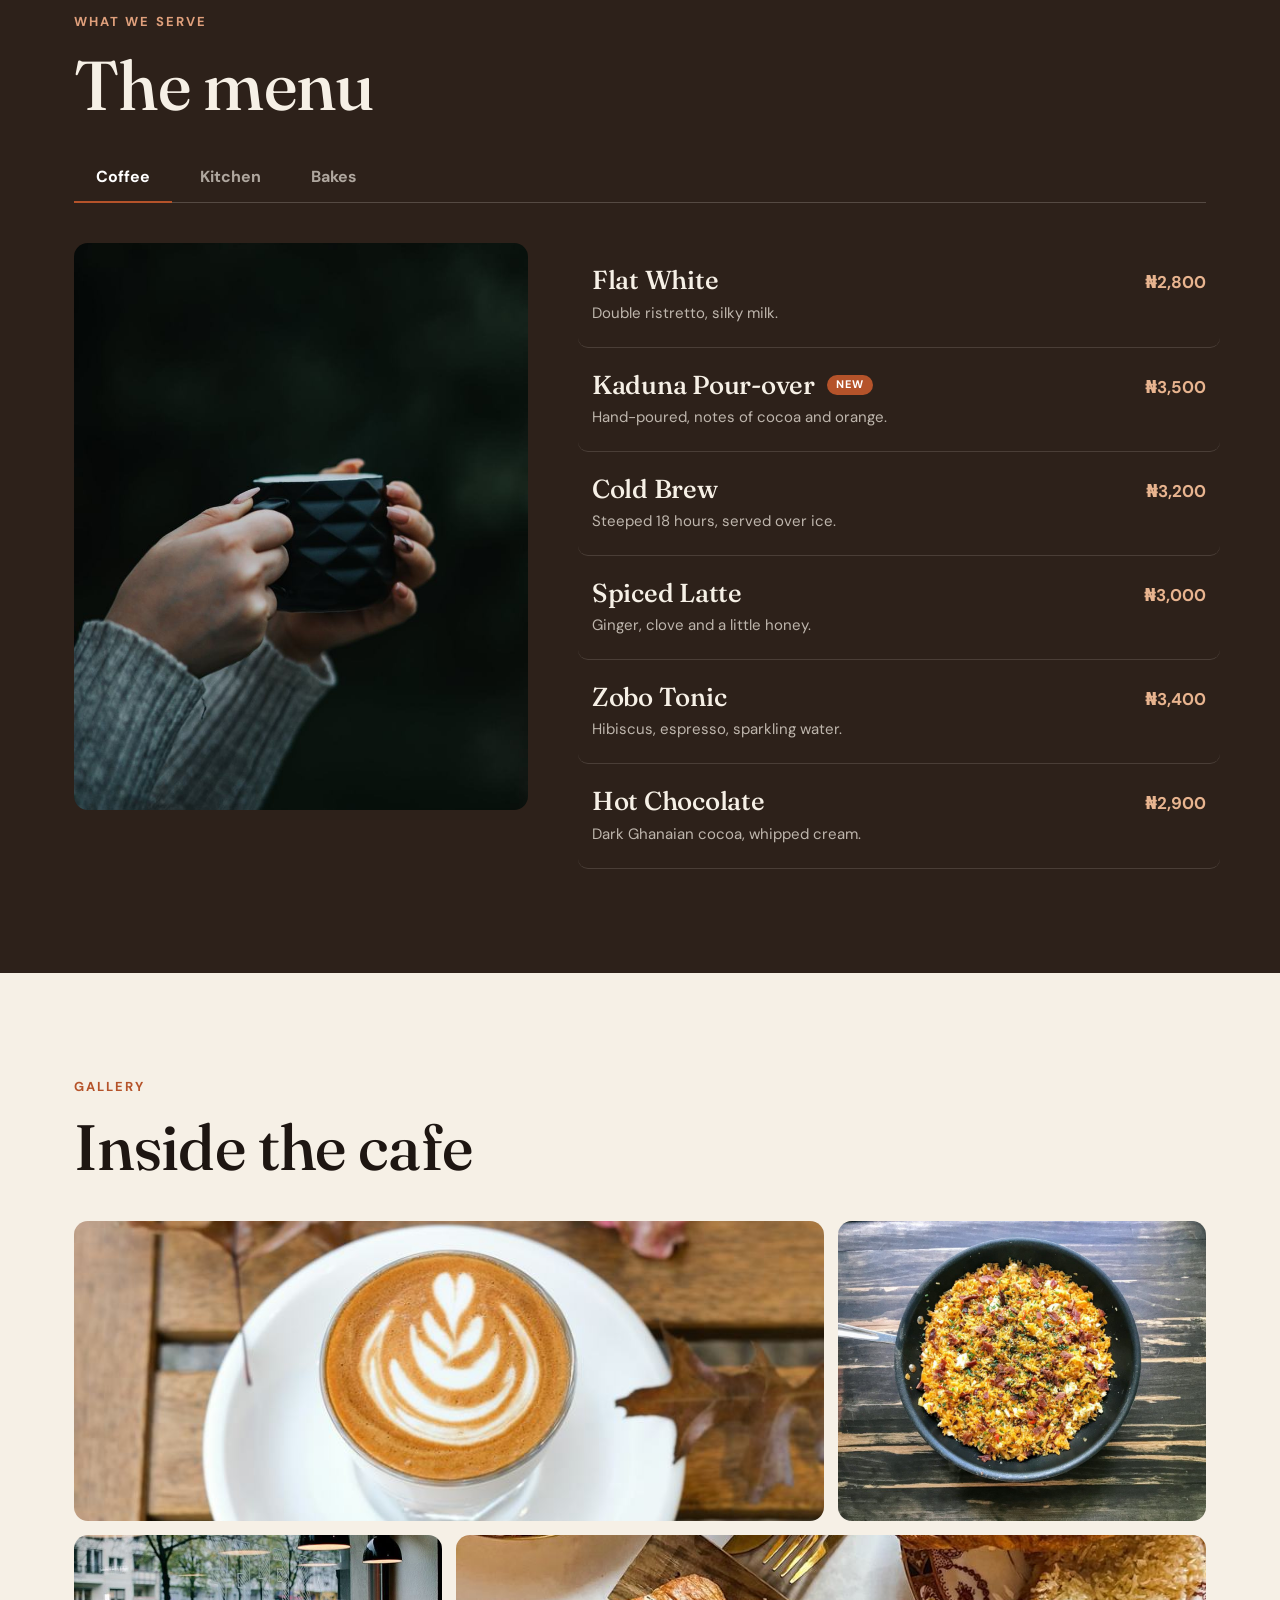
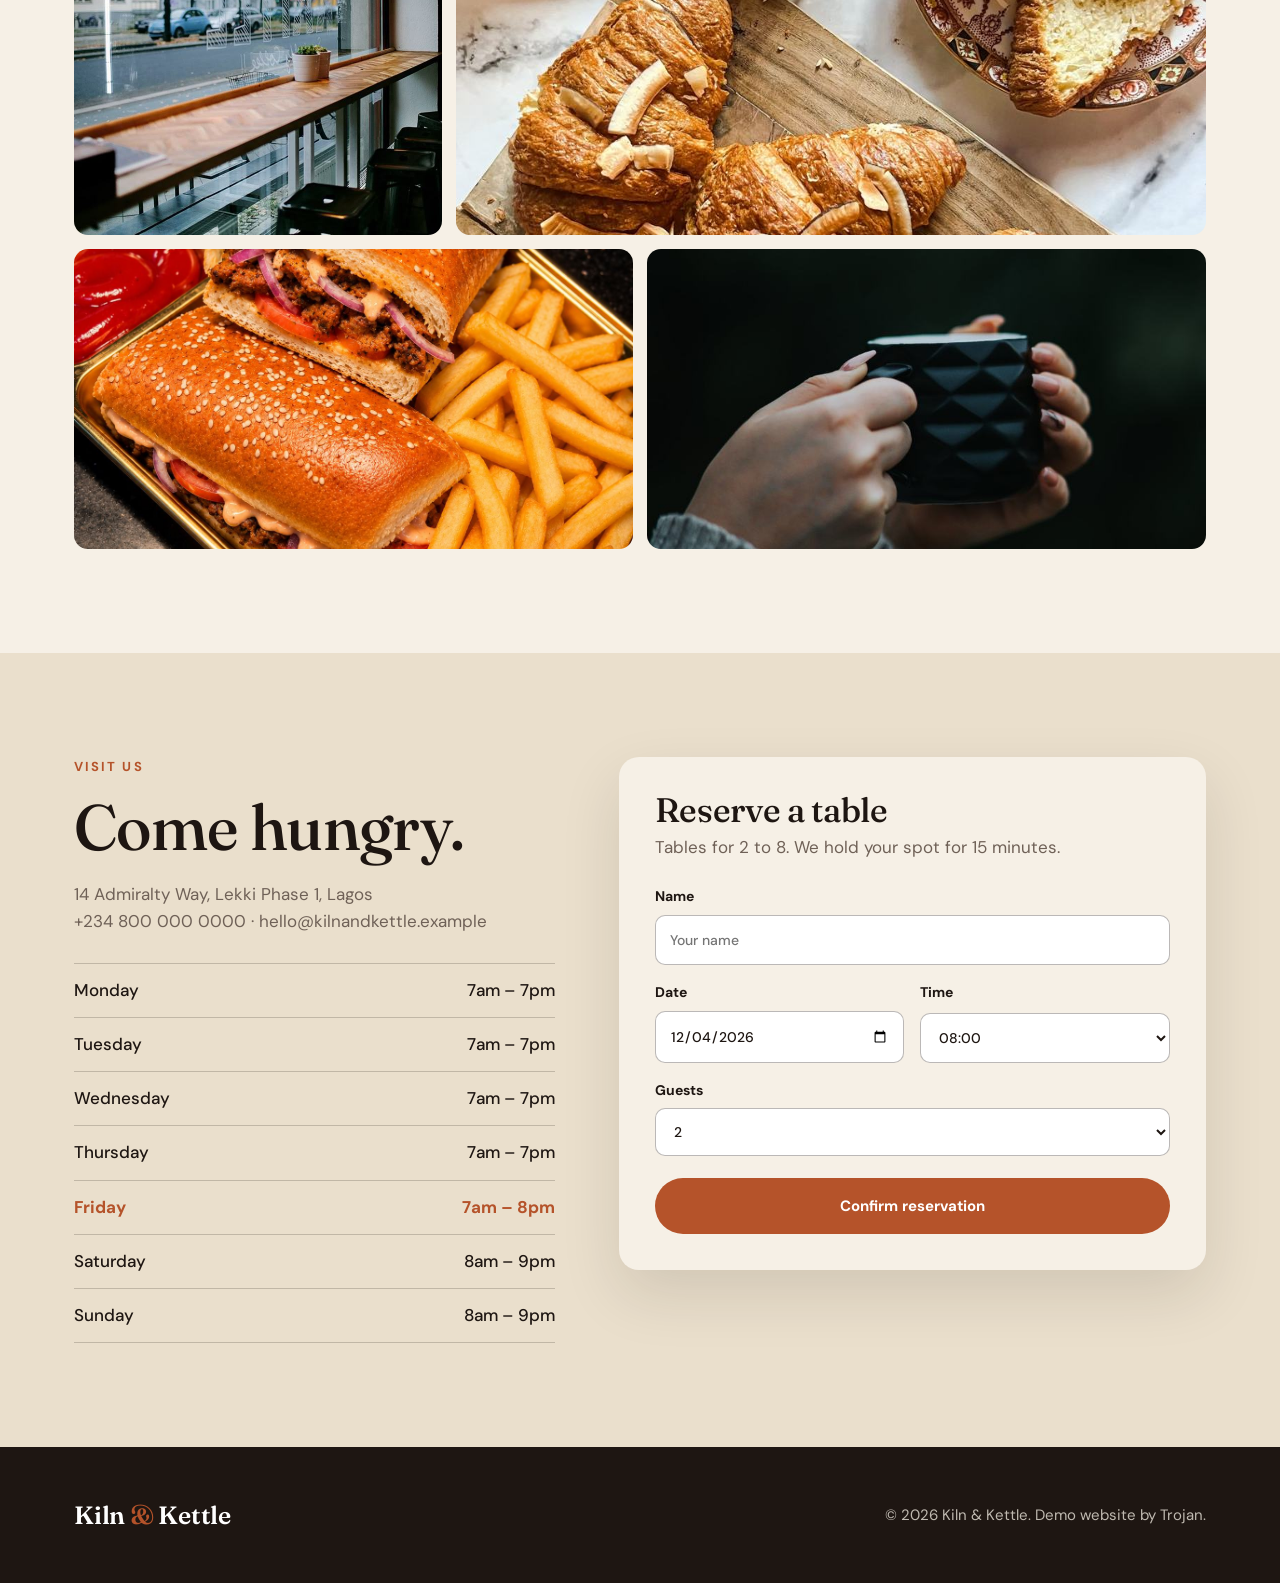
<file: public/demos/kiln-and-kettle/index.html>
<!DOCTYPE html>
<html lang="en">
<head>
<meta name="robots" content="noindex, nofollow">
<meta charset="utf-8">
<meta name="viewport" content="width=device-width, initial-scale=1">
<title>Kiln &amp; Kettle | Cafe in Lekki, Lagos</title>
<link rel="preconnect" href="https://fonts.googleapis.com">
<link rel="preconnect" href="https://fonts.gstatic.com" crossorigin>
<link href="https://fonts.googleapis.com/css2?family=Fraunces:opsz,wght@9..144,400;9..144,500;9..144,600&family=DM+Sans:wght@400;500;700&display=swap" rel="stylesheet">
<style>
/* Warm, photo-led cafe site. Cream paper, espresso ink, copper accent. */
:root{
  --cream:#F6F0E6; --sand:#EADFCC; --espresso:#1E1612; --roast:#2D211A; --copper:#B5532A; --copper-d:#98441F; --muted:#6F6157;
  --display:"Fraunces", Georgia, serif; --body:"DM Sans", system-ui, sans-serif;
  color-scheme:light;
}
*{box-sizing:border-box;margin:0;padding:0}
html{scroll-behavior:smooth}
body{background:var(--cream);color:var(--espresso);font-family:var(--body);font-size:17px;line-height:1.6}
a{color:inherit}
img{display:block;max-width:100%}
:focus-visible{outline:3px solid var(--copper);outline-offset:3px}
.wrap{max-width:1180px;margin:0 auto;padding:0 24px}
h1,h2,h3{font-family:var(--display);font-weight:500;line-height:1.05;text-wrap:balance;letter-spacing:-.01em}
.eyebrow{font-size:13px;font-weight:700;letter-spacing:.16em;text-transform:uppercase;color:var(--copper);margin-bottom:16px}

/* nav: transparent on the hero, solid after scrolling */
header{position:fixed;top:0;left:0;right:0;z-index:30;transition:background .3s,box-shadow .3s,color .3s;color:#fff}
header.solid{background:rgba(246,240,230,.95);backdrop-filter:blur(10px);box-shadow:0 1px 0 rgba(30,22,18,.12);color:var(--espresso)}
.nav{display:flex;align-items:center;justify-content:space-between;height:76px;gap:16px}
.logo{font-family:var(--display);font-size:25px;font-weight:600;text-decoration:none;letter-spacing:-.01em}
.logo span{color:var(--copper)}
nav ul{display:flex;gap:34px;list-style:none;font-weight:500;font-size:15px}
nav a{text-decoration:none;opacity:.92}
nav a:hover{opacity:1;text-decoration:underline;text-underline-offset:6px;text-decoration-thickness:1.5px}
.btn{display:inline-block;background:var(--copper);color:#fff;padding:14px 28px;border-radius:999px;font:inherit;font-weight:700;font-size:15px;text-decoration:none;border:0;cursor:pointer;transition:transform .2s,background .2s}
.btn:hover{background:var(--copper-d);transform:translateY(-2px)}
.btn.ghost{background:transparent;border:1.5px solid rgba(255,255,255,.7);color:#fff}
.btn.ghost:hover{background:#fff;color:var(--espresso)}
.burger{display:none;background:none;border:1.5px solid currentColor;color:inherit;border-radius:10px;padding:8px 14px;font:inherit;font-weight:700;cursor:pointer}

/* hero */
.hero{position:relative;min-height:100svh;display:flex;align-items:flex-end;color:#fff;background:var(--espresso);overflow:hidden}
.hero>img{position:absolute;inset:0;width:100%;height:100%;object-fit:cover;object-position:50% 40%;animation:slowzoom 18s ease-out both}
@keyframes slowzoom{from{transform:scale(1.08)}to{transform:scale(1)}}
.hero::after{content:"";position:absolute;inset:0;background:linear-gradient(180deg,rgba(20,14,10,.55) 0%,rgba(20,14,10,.2) 35%,rgba(20,14,10,.82) 100%),linear-gradient(90deg,rgba(20,14,10,.6),transparent 65%)}
.hero .wrap{position:relative;z-index:2;width:100%;padding-bottom:64px;padding-top:140px}
.status{display:inline-flex;align-items:center;gap:10px;background:rgba(255,255,255,.14);backdrop-filter:blur(8px);border:1px solid rgba(255,255,255,.3);padding:8px 16px;border-radius:999px;font-weight:500;font-size:14px}
.dot{width:9px;height:9px;border-radius:50%;background:#aaa}
.dot.open{background:#3DDC84;box-shadow:0 0 0 4px rgba(61,220,132,.25);animation:pulse 2s infinite}
@keyframes pulse{50%{box-shadow:0 0 0 8px rgba(61,220,132,0)}}
.hero h1{font-size:clamp(46px,8vw,112px);margin:24px 0 22px;max-width:12ch;text-shadow:0 2px 30px rgba(0,0,0,.35)}
.hero p.lead{max-width:48ch;font-size:19px;opacity:.94;margin-bottom:32px}
.cta{display:flex;gap:14px;flex-wrap:wrap}
.hero-strip{margin-top:56px;padding-top:24px;border-top:1px solid rgba(255,255,255,.28);display:flex;gap:40px;flex-wrap:wrap;font-size:15px}
.hero-strip b{display:block;font-size:12px;letter-spacing:.14em;text-transform:uppercase;opacity:.7;font-weight:700;margin-bottom:4px}

section{padding:104px 0}

/* intro */
.intro{display:grid;grid-template-columns:1.1fr .9fr;gap:72px;align-items:start}
.intro h2{font-size:clamp(34px,4.6vw,60px)}
.intro p{color:var(--muted);font-size:18px}
.pillars{margin-top:8px;border-top:1px solid rgba(30,22,18,.18)}
.pillar{display:grid;grid-template-columns:48px 1fr;gap:6px 14px;padding:22px 0;border-bottom:1px solid rgba(30,22,18,.18)}
.pillar i{font-family:var(--display);font-style:normal;color:var(--copper);font-size:20px;grid-row:span 2;padding-top:2px}
.pillar h3{font-size:24px}
.pillar p{font-size:15px;color:var(--muted)}

/* menu */
.menu{background:var(--roast);color:var(--cream)}
.menu .eyebrow{color:#E0A07C}
.menu h2{font-size:clamp(40px,5.4vw,72px)}
.tabs{display:flex;gap:6px;margin:30px 0 40px;border-bottom:1px solid rgba(246,240,230,.2)}
.tab{background:none;color:rgba(246,240,230,.65);border:0;border-bottom:2px solid transparent;padding:12px 22px;margin-bottom:-1px;font:inherit;font-weight:700;font-size:16px;cursor:pointer;transition:color .2s,border-color .2s}
.tab:hover{color:#fff}
.tab[aria-selected="true"]{color:#fff;border-bottom-color:var(--copper)}
.menuwrap{display:grid;grid-template-columns:.85fr 1.15fr;gap:64px;align-items:start}
.pics{position:sticky;top:104px;display:grid;gap:14px}
.pics img{width:100%;object-fit:cover;border-radius:14px;animation:fadein .5s ease both}
.pics.one img{aspect-ratio:4/5}.pics.two img{aspect-ratio:16/10}
@keyframes fadein{from{opacity:0;transform:scale(1.03)}to{opacity:1;transform:none}}
.item{display:grid;grid-template-columns:1fr auto;gap:4px 20px;padding:22px 14px;margin:0 -14px;border-bottom:1px solid rgba(246,240,230,.14);border-radius:10px;transition:background .25s}
.item:hover{background:rgba(246,240,230,.06)}
.item h3{font-size:26px;display:flex;align-items:center;gap:12px;flex-wrap:wrap}
.price{font-weight:700;color:#E8B48F;font-variant-numeric:tabular-nums;align-self:start;padding-top:4px}
.item p{grid-column:1/-1;color:rgba(246,240,230,.72);font-size:15px}
.tag{font-family:var(--body);font-size:11px;font-weight:700;letter-spacing:.1em;background:var(--copper);color:#fff;padding:4px 9px;border-radius:999px}

/* gallery */
.gal-head{display:flex;justify-content:space-between;align-items:end;gap:24px;flex-wrap:wrap;margin-bottom:40px}
.gal-head h2{font-size:clamp(36px,5vw,64px)}
.gal{display:grid;grid-template-columns:repeat(6,1fr);grid-auto-rows:300px;gap:14px}
.gal figure{overflow:hidden;border-radius:14px;background:var(--sand)}
.gal img{width:100%;height:100%;object-fit:cover;transition:transform .8s cubic-bezier(.2,.7,.2,1)}
.gal figure:hover img{transform:scale(1.06)}
.g1{grid-column:span 4}.g2{grid-column:span 2}.g3{grid-column:span 2}.g4{grid-column:span 4}.g5{grid-column:span 3}.g6{grid-column:span 3}

/* visit */
.visit-sec{background:var(--sand)}
.visit{display:grid;grid-template-columns:.9fr 1.1fr;gap:64px;align-items:start}
.visit h2{font-size:clamp(38px,5vw,64px);margin-bottom:20px}
.addr{color:var(--muted)}
.hours{list-style:none;margin:28px 0 0;border-top:1px solid rgba(30,22,18,.2)}
.hours li{display:flex;justify-content:space-between;padding:13px 0;border-bottom:1px solid rgba(30,22,18,.2);font-weight:500}
.hours li.today{color:var(--copper);font-weight:700}
.card{background:var(--cream);border-radius:20px;padding:36px;box-shadow:0 24px 60px rgba(30,22,18,.12)}
.card h3{font-size:34px;margin-bottom:6px}
.card>p{color:var(--muted)}
form{display:grid;grid-template-columns:1fr 1fr;gap:16px;margin-top:24px}
label{display:grid;gap:7px;font-weight:700;font-size:14px}
label.full{grid-column:1/-1}
input,select{font:inherit;font-weight:500;padding:13px 14px;border:1px solid rgba(30,22,18,.3);border-radius:10px;background:#fff;color:var(--espresso);width:100%}
input:focus,select:focus{border-color:var(--copper);outline:none;box-shadow:0 0 0 3px rgba(181,83,42,.2)}
form .btn{grid-column:1/-1;margin-top:6px;padding:16px}
.ok{display:none;margin-top:18px;background:#E8F3E8;border-radius:12px;padding:16px;font-weight:500}
.ok.show{display:block}

footer{background:var(--espresso);color:rgba(246,240,230,.75);padding:48px 0;font-size:15px}
footer .wrap{display:flex;justify-content:space-between;gap:24px;flex-wrap:wrap;align-items:center}
footer .logo{color:#fff}

/* scroll reveal */
.rv{opacity:0;transform:translateY(26px);transition:opacity .8s cubic-bezier(.2,.7,.2,1),transform .8s cubic-bezier(.2,.7,.2,1)}
.rv.in{opacity:1;transform:none}

@media (max-width:860px){
  .intro,.menuwrap,.visit{grid-template-columns:1fr;gap:40px}
  .pics{position:static;grid-template-columns:1fr 1fr}.pics.one{grid-template-columns:1fr}.pics.one img{aspect-ratio:4/3}
  nav ul{display:none;position:absolute;top:76px;left:0;right:0;background:var(--cream);color:var(--espresso);flex-direction:column;padding:24px;gap:20px;box-shadow:0 12px 30px rgba(0,0,0,.12)}
  nav ul.open{display:flex}
  .burger{display:block}
  .nav .btn.book{display:none}
  section{padding:68px 0}
  .hero .wrap{padding-bottom:40px}
  .hero-strip{gap:24px;margin-top:36px}
  .gal{grid-template-columns:repeat(2,1fr);grid-auto-rows:200px}
  .g1,.g2,.g3,.g4,.g5,.g6{grid-column:span 1}.g1{grid-column:span 2}
  .tab{padding:12px 14px}
  form{grid-template-columns:1fr}
  .card{padding:26px}
}
@media (prefers-reduced-motion:reduce){*{animation:none!important;scroll-behavior:auto!important;transition:none!important}.rv{opacity:1;transform:none}}
</style>
</head>
<body>
<header id="hdr">
  <div class="wrap nav">
    <a class="logo" href="#top">Kiln <span>&amp;</span> Kettle</a>
    <nav aria-label="Main">
      <ul id="links">
        <li><a href="#about">About</a></li>
        <li><a href="#menu">Menu</a></li>
        <li><a href="#gallery">Gallery</a></li>
        <li><a href="#visit">Visit</a></li>
      </ul>
    </nav>
    <a class="btn book" href="#visit">Book a table</a>
    <button class="burger" id="burger" aria-expanded="false" aria-controls="links">Menu</button>
  </div>
</header>

<main id="top">
<div class="hero">
  <img src="img/barista.jpg" alt="A barista pouring steamed milk into a cup at the counter" width="2400" height="1635" fetchpriority="high">
  <div class="wrap">
    <span class="status"><span class="dot" id="dot"></span><span id="statusText">Checking hours…</span></span>
    <h1>Coffee worth sitting down for.</h1>
    <p class="lead">A neighbourhood cafe in Lekki. Single-origin Nigerian coffee, wood-fired breakfasts and fresh bakes, from early morning.</p>
    <div class="cta">
      <a class="btn" href="#visit">Reserve a table</a>
      <a class="btn ghost" href="#menu">See the menu</a>
    </div>
    <div class="hero-strip">
      <div><b>Find us</b>14 Admiralty Way, Lekki Phase 1</div>
      <div><b>Today</b><span id="todayHours">&nbsp;</span></div>
      <div><b>Call</b>+234 800 000 0000</div>
    </div>
  </div>
</div>

<section id="about">
  <div class="wrap intro">
    <div class="rv">
      <p class="eyebrow">About</p>
      <h2>A calm room, a serious coffee bar and a kitchen that cooks to order.</h2>
      <p style="margin-top:22px">We roast in-house, bake every morning and keep the menu short so everything on it is done well. Stay for a quiet work session or a long breakfast with friends.</p>
    </div>
    <div class="pillars rv">
      <div class="pillar"><i>01</i><h3>Roasted in-house</h3><p>Small batches of Nigerian single-origin beans, roasted each morning.</p></div>
      <div class="pillar"><i>02</i><h3>Wood-fired kitchen</h3><p>Breakfast and lunch cooked to order, with Nigerian flavours.</p></div>
      <div class="pillar"><i>03</i><h3>Baked daily</h3><p>Pastries and loaves out of the oven before we open.</p></div>
    </div>
  </div>
</section>

<section class="menu" id="menu">
  <div class="wrap">
    <p class="eyebrow">What we serve</p>
    <h2>The menu</h2>
    <div class="tabs" role="tablist" aria-label="Menu sections">
      <button class="tab" role="tab" aria-selected="true" data-k="coffee">Coffee</button>
      <button class="tab" role="tab" aria-selected="false" data-k="kitchen">Kitchen</button>
      <button class="tab" role="tab" aria-selected="false" data-k="bakes">Bakes</button>
    </div>
    <div class="menuwrap"><div class="pics" id="pics"></div><div class="items" id="items" role="tabpanel"></div></div>
  </div>
</section>

<section id="gallery">
  <div class="wrap">
    <div class="gal-head rv">
      <div><p class="eyebrow">Gallery</p><h2>Inside the cafe</h2></div>
    </div>
    <div class="gal rv">
      <figure class="g1"><img src="img/latte.jpg" alt="Latte with leaf art on a wooden table" loading="lazy"></figure>
      <figure class="g2"><img src="img/jollof.jpg" alt="Skillet of spiced rice with egg" loading="lazy"></figure>
      <figure class="g3"><img src="img/interior.jpg" alt="Window bar with hanging lamps" loading="lazy"></figure>
      <figure class="g4"><img src="img/pastry.jpg" alt="Coconut-topped croissants on a board" loading="lazy"></figure>
      <figure class="g5"><img src="img/suya.jpg" alt="Toasted sandwich with spiced beef and fries" loading="lazy"></figure>
      <figure class="g6"><img src="img/hands.jpg" alt="Hands holding a black ceramic mug" loading="lazy"></figure>
    </div>
  </div>
</section>

<section class="visit-sec" id="visit">
  <div class="wrap visit">
    <div class="rv">
      <p class="eyebrow">Visit us</p>
      <h2>Come hungry.</h2>
      <p class="addr">14 Admiralty Way, Lekki Phase 1, Lagos<br>+234 800 000 0000 · hello@kilnandkettle.example</p>
      <ul class="hours" id="hours"></ul>
    </div>
    <div class="card rv">
      <h3>Reserve a table</h3>
      <p>Tables for 2 to 8. We hold your spot for 15 minutes.</p>
      <form id="form">
        <label class="full">Name<input id="name" required placeholder="Your name"></label>
        <label>Date<input id="date" type="date" required></label>
        <label>Time<select id="time"><option>08:00</option><option>09:30</option><option>11:00</option><option>12:30</option><option>14:00</option><option>16:00</option><option>18:00</option></select></label>
        <label class="full">Guests<select id="guests"><option>2</option><option>3</option><option>4</option><option>5</option><option>6</option><option>7</option><option>8</option></select></label>
        <button class="btn" type="submit">Confirm reservation</button>
      </form>
      <div class="ok" id="ok" role="status"></div>
    </div>
  </div>
</section>
</main>

<footer>
  <div class="wrap">
    <a class="logo" href="#top">Kiln <span>&amp;</span> Kettle</a>
    <span>© 2026 Kiln &amp; Kettle. Demo website by Trojan.</span>
  </div>
</footer>

<script>
const MENU={
  coffee:[["Flat White","Double ristretto, silky milk.","₦2,800"],["Kaduna Pour-over","Hand-poured, notes of cocoa and orange.","₦3,500","NEW"],["Cold Brew","Steeped 18 hours, served over ice.","₦3,200"],["Spiced Latte","Ginger, clove and a little honey.","₦3,000"],["Zobo Tonic","Hibiscus, espresso, sparkling water.","₦3,400"],["Hot Chocolate","Dark Ghanaian cocoa, whipped cream.","₦2,900"]],
  kitchen:[["Jollof Eggs","Soft scramble, smoky jollof, grilled plantain.","₦6,500","POPULAR"],["Suya Toastie","Sourdough, spiced beef, onion, yaji butter.","₦7,200"],["Akara Benedict","Bean fritters, poached eggs, pepper hollandaise.","₦7,800"],["Garden Bowl","Grains, roasted veg, tahini, pickled onion.","₦6,900"],["Pap &amp; Moin Moin","Warm pap, steamed bean pudding, honey.","₦5,200"],["Chicken Waffle","Crisp waffle, fried chicken, maple pepper.","₦8,500"]],
  bakes:[["Butter Croissant","Laminated for three days.","₦2,500"],["Coconut Buns","Toasted coconut, vanilla glaze.","₦2,200","SELLS OUT"],["Banana Loaf","Brown butter, walnuts.","₦2,400"],["Chin Chin Cookie","Nutmeg, browned butter, sea salt.","₦1,800"],["Puff Puff Doughnut","Cinnamon sugar, caramel dip.","₦2,000"],["Meat Pie","Flaky pastry, beef, potato, thyme.","₦2,300"]]
};
const PICS={coffee:[["hands","Hands holding a black ceramic mug"]],kitchen:[["jollof","Skillet of spiced rice with egg and crispy bits"],["suya","Toasted sesame sandwich with spiced beef and fries"]],bakes:[["pastry","Coconut-topped croissants on a wooden board"],["loaf","Sliced banana loaf with peanut butter frosting"]]};
const items=document.getElementById('items');
function show(k){
  const pe=document.getElementById('pics');
  pe.className='pics '+(PICS[k].length===1?'one':'two');
  pe.innerHTML=PICS[k].map(([f,a])=>`<img src="img/${f}.jpg" alt="${a}">`).join('');
  items.innerHTML=MENU[k].map(([n,d,p,t])=>`<div class="item"><h3>${n}${t?`<span class="tag">${t}</span>`:''}</h3><span class="price">${p}</span><p>${d}</p></div>`).join('');
}
document.querySelectorAll('.tab').forEach(b=>b.addEventListener('click',()=>{
  document.querySelectorAll('.tab').forEach(x=>x.setAttribute('aria-selected',x===b));
  show(b.dataset.k);
}));
show('coffee');

// hours + open now (Lagos time)
const H={0:[8,21],1:[7,19],2:[7,19],3:[7,19],4:[7,19],5:[7,20],6:[8,21]};
const names=["Sunday","Monday","Tuesday","Wednesday","Thursday","Friday","Saturday"];
const fmt=h=>(h>12?h-12:h)+(h>=12?"pm":"am");
const parts=new Intl.DateTimeFormat('en-GB',{timeZone:'Africa/Lagos',weekday:'short',hour:'numeric',hour12:false}).formatToParts(new Date());
const wd=["Sun","Mon","Tue","Wed","Thu","Fri","Sat"].indexOf(parts.find(p=>p.type==='weekday').value);
const hr=parseInt(parts.find(p=>p.type==='hour').value,10)%24;
document.getElementById('hours').innerHTML=[1,2,3,4,5,6,0].map(d=>`<li class="${d===wd?'today':''}"><span>${names[d]}</span><span>${fmt(H[d][0])} – ${fmt(H[d][1])}</span></li>`).join('');
document.getElementById('todayHours').textContent=`${fmt(H[wd][0])} – ${fmt(H[wd][1])}`;
const open=hr>=H[wd][0]&&hr<H[wd][1];
document.getElementById('dot').classList.toggle('open',open);
document.getElementById('statusText').textContent=open?`Open now · until ${fmt(H[wd][1])}`:`Closed · opens ${fmt(H[wd][0])}`;

// form
const d=document.getElementById('date');
d.min=d.value=new Date().toISOString().slice(0,10);
document.getElementById('form').addEventListener('submit',e=>{
  e.preventDefault();
  const ok=document.getElementById('ok');
  ok.textContent=`You're booked, ${document.getElementById('name').value}. Table for ${document.getElementById('guests').value} on ${d.value} at ${document.getElementById('time').value}. See you soon.`;
  ok.classList.add('show');
});

// nav: solid after scroll, mobile menu
const hdr=document.getElementById('hdr');
const onScroll=()=>hdr.classList.toggle('solid',scrollY>40||document.getElementById('links').classList.contains('open'));
addEventListener('scroll',onScroll,{passive:true});onScroll();
const burger=document.getElementById('burger'),links=document.getElementById('links');
burger.addEventListener('click',()=>{const o=links.classList.toggle('open');burger.setAttribute('aria-expanded',o);onScroll()});
links.addEventListener('click',()=>{links.classList.remove('open');burger.setAttribute('aria-expanded',false);onScroll()});

// scroll reveal
const io=new IntersectionObserver(es=>es.forEach(e=>{if(e.isIntersecting){e.target.classList.add('in');io.unobserve(e.target)}}),{threshold:.12});
document.querySelectorAll('.rv').forEach(el=>io.observe(el));
</script>
<a href="/#websites" id="back-to-portfolio" style="position:fixed;left:14px;bottom:14px;z-index:50;background:#16161a;color:#f4f2ec;font:600 13px/1 system-ui,sans-serif;padding:11px 16px;border-radius:999px;text-decoration:none;box-shadow:0 4px 18px rgba(0,0,0,.25)">&larr; Back to portfolio</a>
</body>
</html>
</file>
